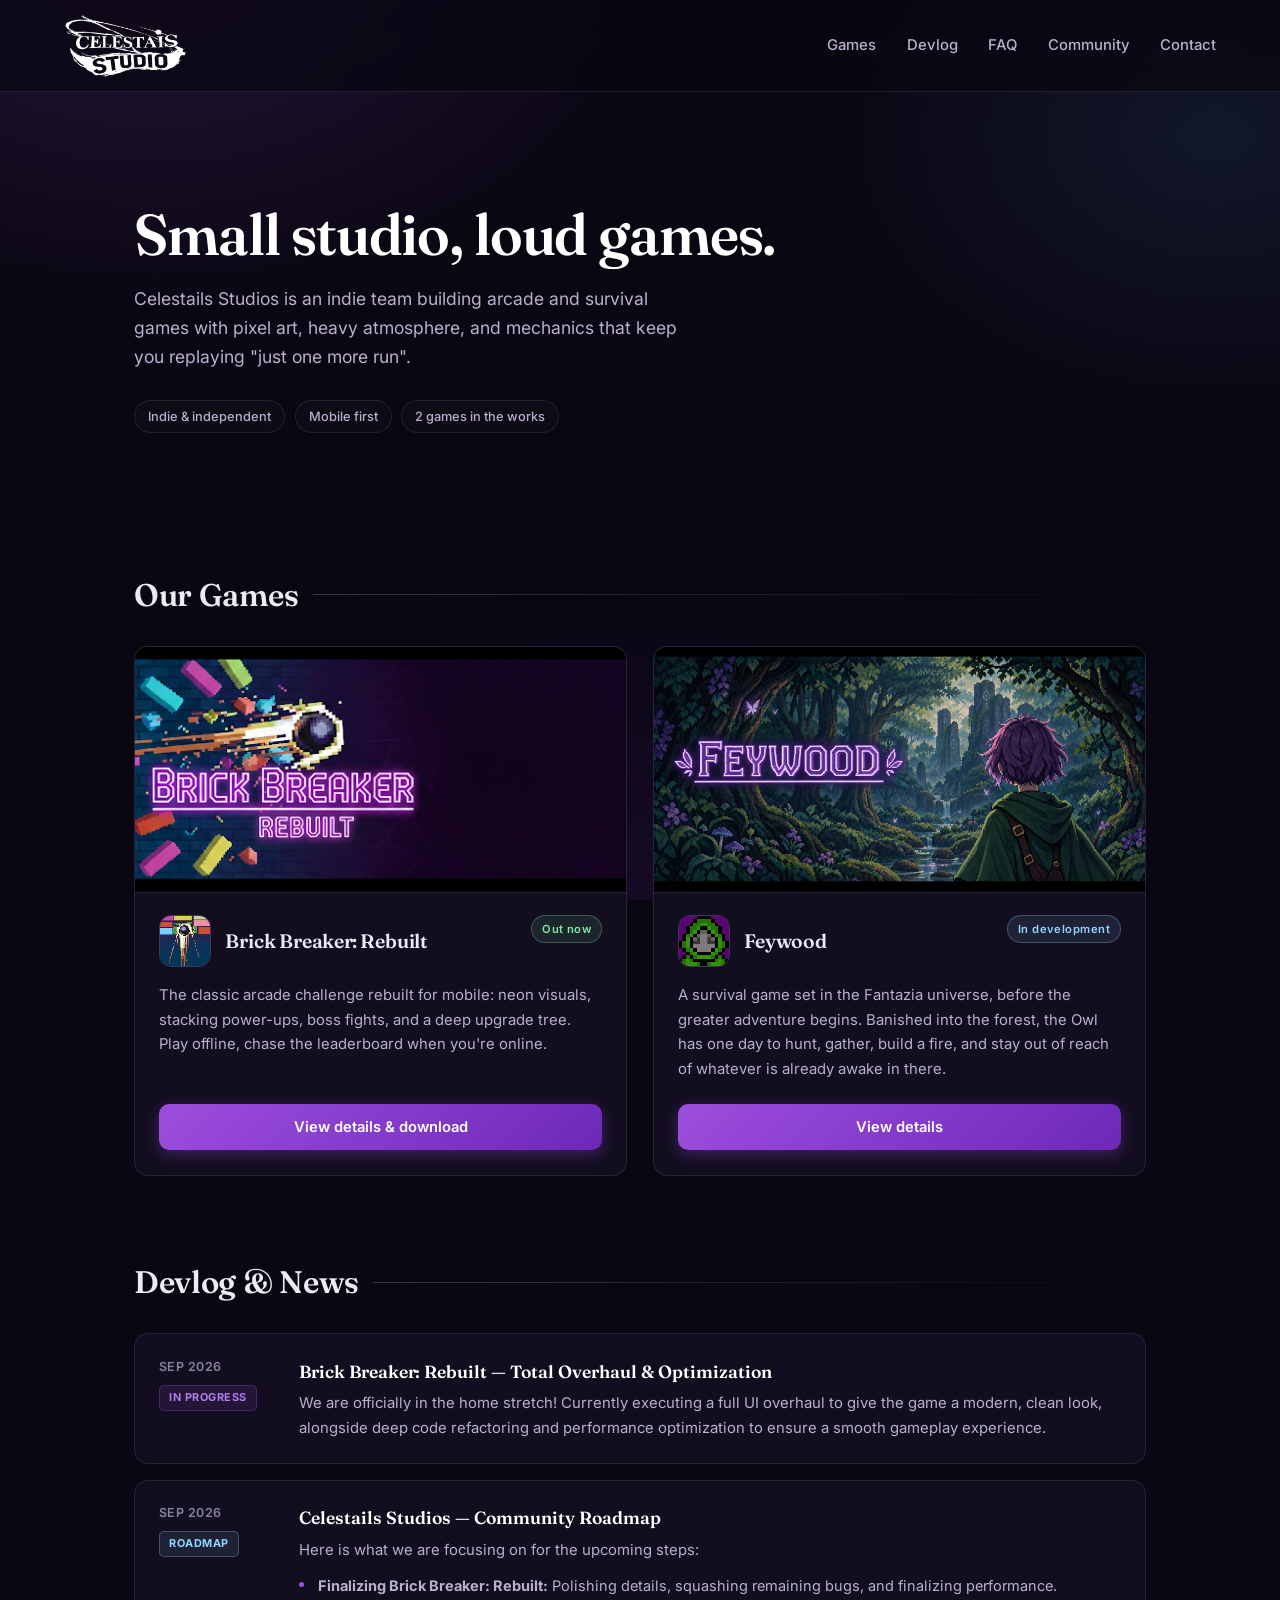
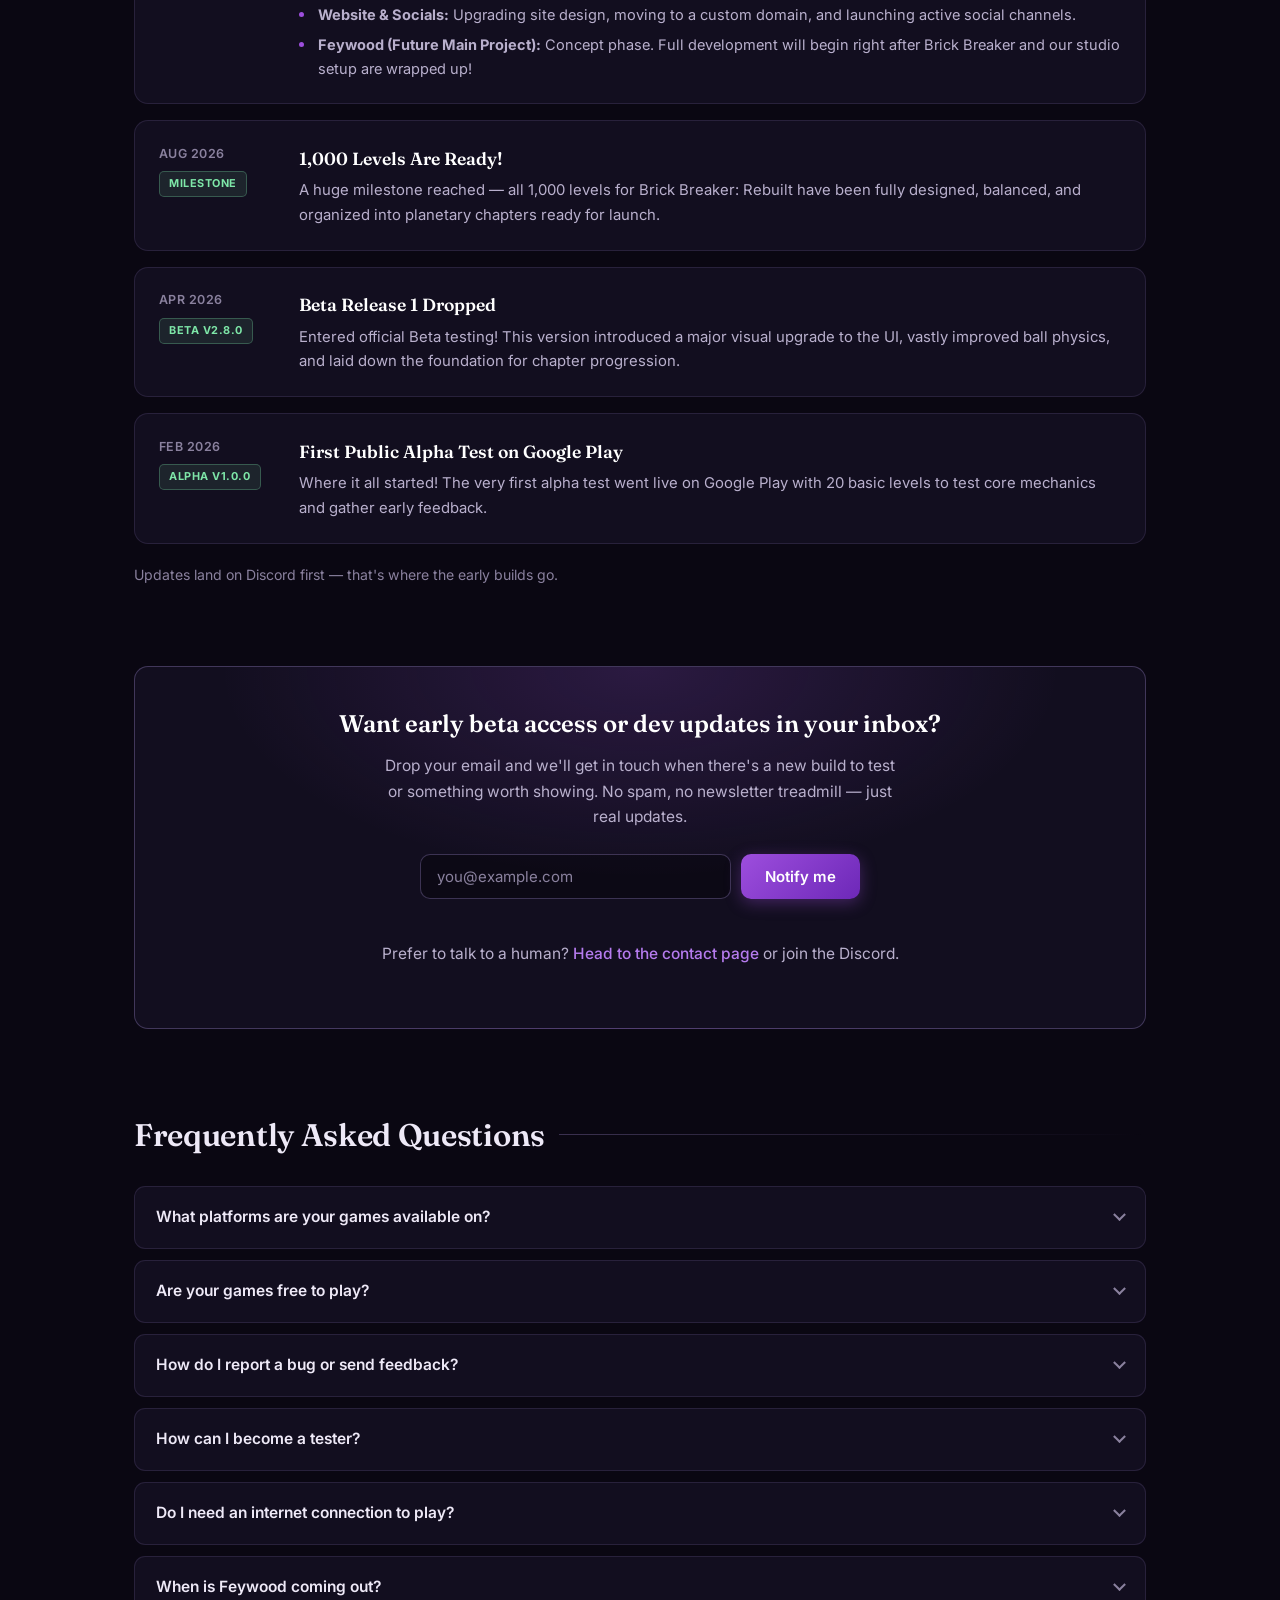
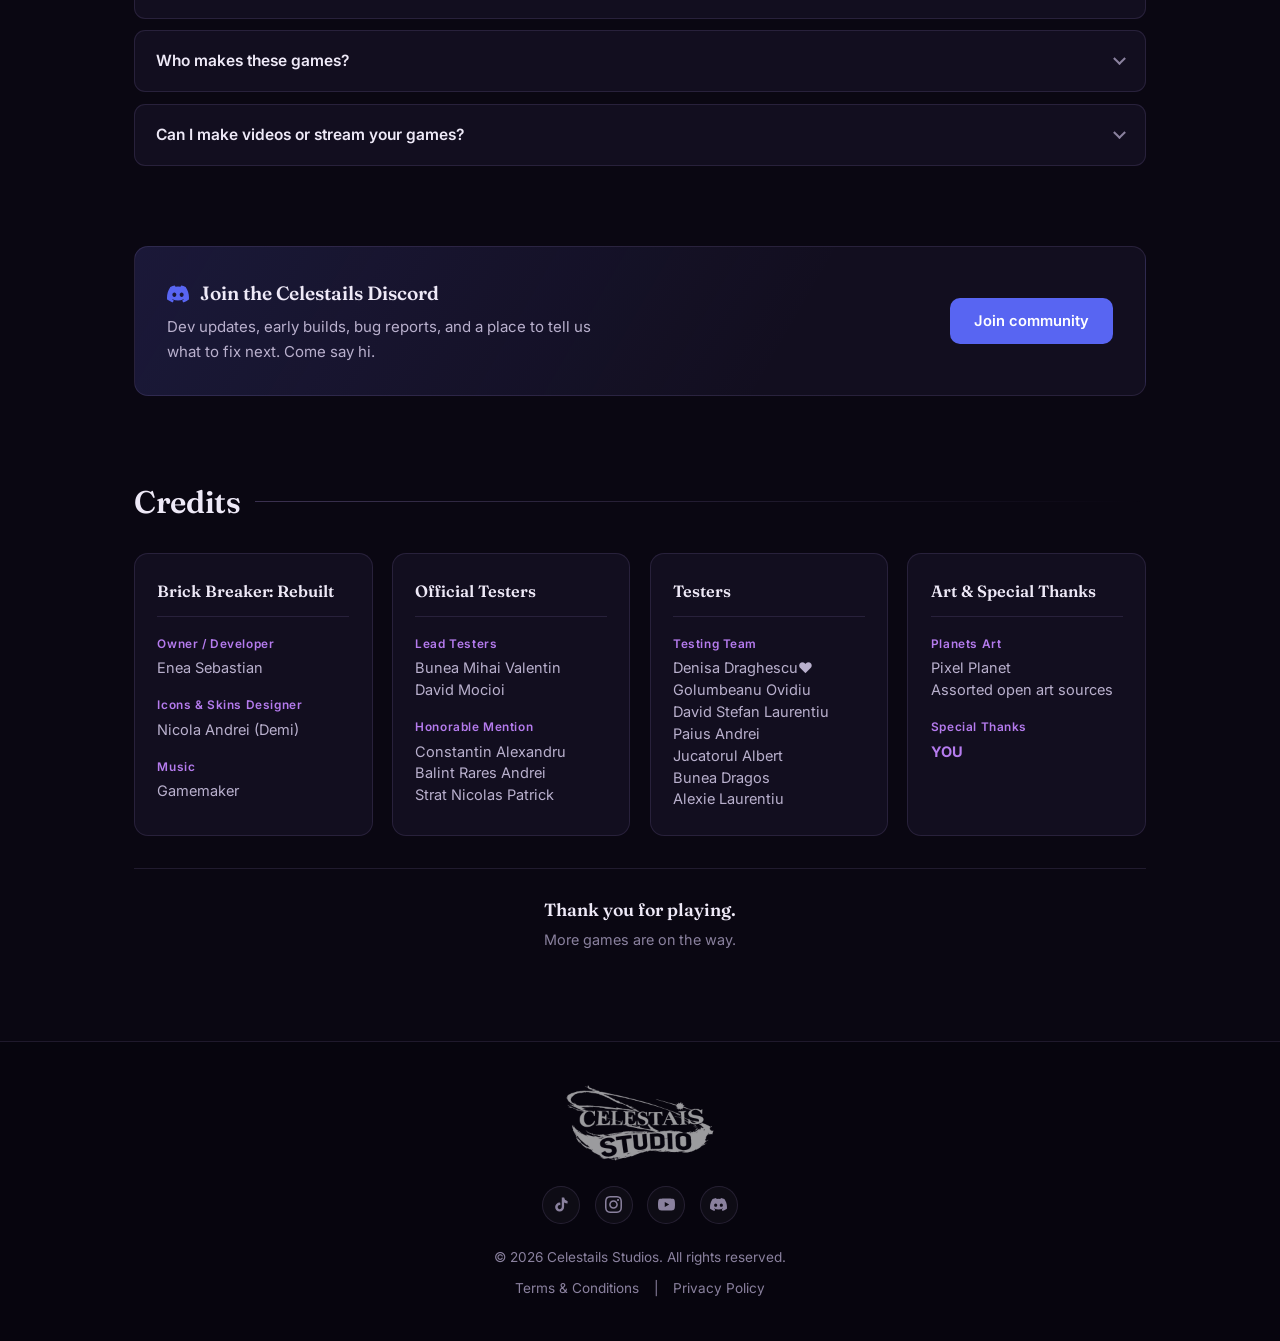
<file: index.html>
<!DOCTYPE html>
<html lang="en">
<head>
    <meta charset="UTF-8">
    <meta name="viewport" content="width=device-width, initial-scale=1.0">
    <title>Celestails Studios — Indie Games</title>
    <meta name="description" content="Celestails Studios is an indie game studio making arcade and survival games for mobile, including Brick Breaker: Rebuilt and Feywood.">
    <link rel="icon" href="assets/BrickBreakerIcon.png">
    <link rel="stylesheet" href="style.css">
</head>
<body>

    <header>
        <a href="index.html" class="logo-container">
            <img src="assets/celestails-wordmark.png" alt="Celestails Studios" class="logo-img" width="900" height="468">
        </a>
        <nav>
            <a href="index.html#games">Games</a>
            <a href="index.html#devlog">Devlog</a>
            <a href="index.html#faq">FAQ</a>
            <a href="index.html#discord">Community</a>
            <a href="contact.html">Contact</a>
        </nav>
    </header>

    <div class="container">

        <section class="hero">
            <h1>Small studio, loud games.</h1>
            <p>Celestails Studios is an indie team building arcade and survival games with pixel art, heavy atmosphere, and mechanics that keep you replaying "just one more run".</p>
            <div class="hero-meta">
                <span class="chip">Indie &amp; independent</span>
                <span class="chip">Mobile first</span>
                <span class="chip">2 games in the works</span>
            </div>
        </section>

        <section id="games">
            <h2 class="section-title">Our Games</h2>

            <div class="games-grid">

                <div class="game-card">
                    <img src="assets/BrickBreakerBanner.png" alt="Brick Breaker: Rebuilt key art" class="game-banner">
                    <div class="game-content">
                        <div class="game-header-flex">
                            <img src="assets/BrickBreakerIcon.png" alt="" class="game-icon">
                            <h3 class="game-title">Brick Breaker: Rebuilt</h3>
                            <span class="badge-soon" style="color:#7ee7a8;background:rgba(126,231,168,.1);border-color:rgba(126,231,168,.28)">Out now</span>
                        </div>
                        <div class="game-description">
                            <p>The classic arcade challenge rebuilt for mobile: neon visuals, stacking power-ups, boss fights, and a deep upgrade tree. Play offline, chase the leaderboard when you're online.</p>
                        </div>
                        <a href="game.html" class="btn-action">View details &amp; download</a>
                    </div>
                </div>

                <div class="game-card">
                    <img src="assets/FeywoodBanner.jpeg" alt="Feywood key art" class="game-banner">
                    <div class="game-content">
                        <div class="game-header-flex">
                            <img src="assets/FeywoodIcon.jpeg" alt="" class="game-icon">
                            <h3 class="game-title">Feywood</h3>
                            <span class="badge-soon">In development</span>
                        </div>
                        <div class="game-description">
                            <p>A survival game set in the Fantazia universe, before the greater adventure begins. Banished into the forest, the Owl has one day to hunt, gather, build a fire, and stay out of reach of whatever is already awake in there.</p>
                        </div>
                        <a href="feywood.html" class="btn-action">View details</a>
                    </div>
                </div>

            </div>
        </section>


<section id="devlog">
            <h2 class="section-title">Devlog &amp; News</h2>

            <div class="devlog-list">

                <!-- SEP 2026 - CURRENT IN PROGRESS -->
                <article class="devlog-entry">
                    <div class="devlog-meta">
                        <span class="devlog-date">SEP 2026</span>
                        <span class="devlog-tag tag-dev">In progress</span>
                    </div>
                    <div class="devlog-body">
                        <h3>Brick Breaker: Rebuilt — Total Overhaul &amp; Optimization</h3>
                        <p>We are officially in the home stretch! Currently executing a full UI overhaul to give the game a modern, clean look, alongside deep code refactoring and performance optimization to ensure a smooth gameplay experience.</p>
                    </div>
                </article>

                <!-- SEP 2026 - COMMUNITY ROADMAP -->
                <article class="devlog-entry">
                    <div class="devlog-meta">
                        <span class="devlog-date">SEP 2026</span>
                        <span class="devlog-tag tag-news">Roadmap</span>
                    </div>
                    <div class="devlog-body">
                        <h3>Celestails Studios — Community Roadmap</h3>
                        <p>Here is what we are focusing on for the upcoming steps:</p>
                        <ul>
                            <li><strong>Finalizing Brick Breaker: Rebuilt:</strong> Polishing details, squashing remaining bugs, and finalizing performance.</li>
                            <li><strong>Website &amp; Socials:</strong> Upgrading site design, moving to a custom domain, and launching active social channels.</li>
                            <li><strong>Feywood (Future Main Project):</strong> Concept phase. Full development will begin right after Brick Breaker and our studio setup are wrapped up!</li>
                        </ul>
                    </div>
                </article>

                <!-- AUG 2026 - MILESTONE -->
                <article class="devlog-entry">
                    <div class="devlog-meta">
                        <span class="devlog-date">AUG 2026</span>
                        <span class="devlog-tag tag-update">Milestone</span>
                    </div>
                    <div class="devlog-body">
                        <h3>1,000 Levels Are Ready!</h3>
                        <p>A huge milestone reached — all 1,000 levels for Brick Breaker: Rebuilt have been fully designed, balanced, and organized into planetary chapters ready for launch.</p>
                    </div>
                </article>

                <!-- APR 2026 - BETA RELEASE 1 -->
                <article class="devlog-entry">
                    <div class="devlog-meta">
                        <span class="devlog-date">APR 2026</span>
                        <span class="devlog-tag tag-update">Beta v2.8.0</span>
                    </div>
                    <div class="devlog-body">
                        <h3>Beta Release 1 Dropped</h3>
                        <p>Entered official Beta testing! This version introduced a major visual upgrade to the UI, vastly improved ball physics, and laid down the foundation for chapter progression.</p>
                    </div>
                </article>

                <!-- FEB 2026 - FIRST ALPHA -->
                <article class="devlog-entry">
                    <div class="devlog-meta">
                        <span class="devlog-date">FEB 2026</span>
                        <span class="devlog-tag tag-update">Alpha v1.0.0</span>
                    </div>
                    <div class="devlog-body">
                        <h3>First Public Alpha Test on Google Play</h3>
                        <p>Where it all started! The very first alpha test went live on Google Play with 20 basic levels to test core mechanics and gather early feedback.</p>
                    </div>
                </article>

            </div>

            <p style="color:var(--text-dim);font-size:.88rem;margin-top:1.2rem">Updates land on Discord first &mdash; that's where the early builds go.</p>
        </section>

        <section id="updates">
            <div class="signup-box">
                <h3>Want early beta access or dev updates in your inbox?</h3>
                <p>Drop your email and we'll get in touch when there's a new build to test or something worth showing. No spam, no newsletter treadmill &mdash; just real updates.</p>

                <form class="signup-form" id="signupForm">
                    <label for="signupEmail" class="sr-only" style="position:absolute;width:1px;height:1px;overflow:hidden;clip:rect(0 0 0 0)">Your email address</label>
                    <input type="email" id="signupEmail" name="email" placeholder="you@example.com" required>
                    <button type="submit">Notify me</button>
                </form>

                <p class="signup-status" id="signupStatus" role="status"></p>
                <p class="signup-note">Prefer to talk to a human? <a href="contact.html" style="color:var(--violet-bright);text-decoration:none;font-weight:500">Head to the contact page</a> or join the Discord.</p>
            </div>
        </section>

        <section id="faq">
            <h2 class="section-title">Frequently Asked Questions</h2>

            <div class="faq-list">

                <details class="faq-item">
                    <summary>What platforms are your games available on?</summary>
                    <div class="faq-answer">
                        <p>Brick Breaker: Rebuilt is available on <strong>Android</strong> via Google Play. Feywood is still in development, with platforms to be confirmed closer to release. A PC version is something we'd like to do, but nothing is promised yet.</p>
                    </div>
                </details>

                <details class="faq-item">
                    <summary>Are your games free to play?</summary>
                    <div class="faq-answer">
                        <p>Yes. Brick Breaker: Rebuilt is free to download and play, and the full game is playable without spending anything. Progression is earned through normal play.</p>
                    </div>
                </details>

                <details class="faq-item">
                    <summary>How do I report a bug or send feedback?</summary>
                    <div class="faq-answer">
                        <p>Either post it in our <a href="https://discord.gg/8gHms44fTD" target="_blank" rel="noopener noreferrer">Discord</a> or email <a href="mailto:celestails.studios@gmail.com">celestails.studios@gmail.com</a>. Discord is usually faster.</p>
                        <p>Including your phone model, Android version, and what you were doing when it broke makes a real difference to how quickly it gets fixed.</p>
                    </div>
                </details>

                <details class="faq-item">
                    <summary>How can I become a tester?</summary>
                    <div class="faq-answer">
                        <p>We run small closed tests before each release, and we're usually looking for people. You don't need any technical background &mdash; honest feedback is the whole job. Testers get early builds and a credit on this site.</p>
                        <p>Apply on the <a href="contact.html">contact page</a> or ask in Discord.</p>
                    </div>
                </details>

                <details class="faq-item">
                    <summary>Do I need an internet connection to play?</summary>
                    <div class="faq-answer">
                        <p>No. Brick Breaker: Rebuilt plays fully offline. A connection is only needed to sync leaderboard scores, which happens automatically next time you're online.</p>
                    </div>
                </details>

                <details class="faq-item">
                    <summary>When is Feywood coming out?</summary>
                    <div class="faq-answer">
                        <p>There's no release date yet &mdash; it's still in active development and we'd rather ship it right than ship it fast. Screenshots, progress updates, and early test builds go to Discord first.</p>
                    </div>
                </details>

                <details class="faq-item">
                    <summary>Who makes these games?</summary>
                    <div class="faq-answer">
                        <p>Celestails Studios is a small independent team. Brick Breaker: Rebuilt was developed by Enea Sebastian, with art by Nicola Andrei and a testing crew credited at the bottom of this page.</p>
                    </div>
                </details>

                <details class="faq-item">
                    <summary>Can I make videos or stream your games?</summary>
                    <div class="faq-answer">
                        <p>Absolutely, and we'd love to see it. No permission needed &mdash; monetise it however you like. Send us a link and we may share it on our socials.</p>
                    </div>
                </details>

            </div>
        </section>

        <section id="discord">
            <div class="discord-section">
                <div class="discord-info">
                    <h3>
                        <svg width="22" height="22" viewBox="0 0 24 24" fill="#5865F2" aria-hidden="true"><path d="M20.317 4.37a19.791 19.791 0 0 0-4.885-1.515.074.074 0 0 0-.079.037c-.21.375-.444.864-.608 1.25a18.27 18.27 0 0 0-5.487 0 12.64 12.64 0 0 0-.617-1.25.077.077 0 0 0-.079-.037A19.736 19.736 0 0 0 3.677 4.37a.07.07 0 0 0-.032.027C.533 9.046-.32 13.58.099 18.057a.082.082 0 0 0 .031.057 19.9 19.9 0 0 0 5.993 3.03.078.078 0 0 0 .084-.028c.462-.63.874-1.295 1.226-1.994.021-.041.001-.09-.041-.106a13.107 13.107 0 0 1-1.872-.892.077.077 0 0 1-.008-.128 10.2 10.2 0 0 0 .372-.292.074.074 0 0 1 .077-.01c3.928 1.793 8.18 1.793 12.061 0a.074.074 0 0 1 .078.01c.12.098.246.198.373.292a.077.077 0 0 1-.006.127 12.299 12.299 0 0 1-1.873.892.077.077 0 0 0-.041.107c.36.698.772 1.362 1.225 1.993a.076.076 0 0 0 .084.028 19.839 19.839 0 0 0 6.002-3.03.077.077 0 0 0 .032-.054c.5-5.177-.838-9.674-3.549-13.66a.061.061 0 0 0-.031-.028zM8.02 15.33c-1.183 0-2.157-1.085-2.157-2.419 0-1.333.956-2.419 2.157-2.419 1.21 0 2.176 1.096 2.157 2.42 0 1.333-.956 2.418-2.157 2.418zm7.975 0c-1.183 0-2.157-1.085-2.157-2.419 0-1.333.955-2.419 2.157-2.419 1.21 0 2.176 1.096 2.157 2.42 0 1.333-.946 2.418-2.157 2.418z"/></svg>
                        Join the Celestails Discord
                    </h3>
                    <p>Dev updates, early builds, bug reports, and a place to tell us what to fix next. Come say hi.</p>
                </div>
                <a href="https://discord.gg/8gHms44fTD" target="_blank" rel="noopener noreferrer" class="btn-discord">Join community</a>
            </div>
        </section>

        <section id="credits">
            <h2 class="section-title">Credits</h2>

            <div class="credits-grid">

                <div class="credit-card">
                    <h4>Brick Breaker: Rebuilt</h4>
                    <div class="credit-group">
                        <div class="credit-role">Owner / Developer</div>
                        <div class="credit-name">Enea Sebastian</div>
                    </div>
                    <div class="credit-group">
                        <div class="credit-role">Icons &amp; Skins Designer</div>
                        <div class="credit-name">Nicola Andrei (Demi)</div>
                    </div>
                    <div class="credit-group">
                        <div class="credit-role">Music</div>
                        <div class="credit-name">Gamemaker</div>
                    </div>
                </div>

                <div class="credit-card">
                    <h4>Official Testers</h4>
                    <div class="credit-group">
                        <div class="credit-role">Lead Testers</div>
                        <div class="credit-name">Bunea Mihai Valentin</div>
                        <div class="credit-name">David Mocioi</div>
                    </div>
                    <div class="credit-group">
                        <div class="credit-role">Honorable Mention</div>
                        <div class="credit-name">Constantin Alexandru</div>
                        <div class="credit-name">Balint Rares Andrei</div>
                        <div class="credit-name">Strat Nicolas Patrick</div>
                    </div>
                </div>

                <div class="credit-card">
                    <h4>Testers</h4>
                    <div class="credit-group">
                        <div class="credit-role">Testing Team</div>
                        <div class="credit-name">Denisa Draghescu❤</div>
                        <div class="credit-name">Golumbeanu Ovidiu</div>
                        <div class="credit-name">David Stefan Laurentiu</div>
                        <div class="credit-name">Paius Andrei</div>
                        <div class="credit-name">Jucatorul Albert</div>
                        <div class="credit-name">Bunea Dragos</div>
                        <div class="credit-name">Alexie Laurentiu</div>
                    </div>
                </div>

                <div class="credit-card">
                    <h4>Art &amp; Special Thanks</h4>
                    <div class="credit-group">
                        <div class="credit-role">Planets Art</div>
                        <div class="credit-name">Pixel Planet</div>
                        <div class="credit-name">Assorted open art sources</div>
                    </div>
                    <div class="credit-group">
                        <div class="credit-role">Special Thanks</div>
                        <div class="credit-name" style="color:var(--violet-bright);font-weight:700">YOU</div>
                    </div>
                </div>

            </div>

            <div class="credits-footer-note">
                <h5>Thank you for playing.</h5>
                <p>More games are on the way.</p>
            </div>
        </section>

    </div>

    <footer>
        <img src="assets/celestails-wordmark.png" alt="" class="footer-mark" onerror="this.style.display='none'">
        <div class="social-links">
            <a href="https://www.tiktok.com/@celestails.studios" target="_blank" rel="noopener noreferrer" class="social-icon" title="TikTok" aria-label="TikTok">
                <svg viewBox="0 0 24 24" aria-hidden="true"><path d="M19.59 6.69a4.83 4.83 0 0 1-3.77-4.25V2h-3.45v13.67a2.89 2.89 0 0 1-5.2 1.74 2.89 2.89 0 0 1 2.31-4.64 2.93 2.93 0 0 1 .88.13V9.4a6.84 6.84 0 0 0-1-.05A6.33 6.33 0 0 0 3 15.68 6.34 6.34 0 0 0 9.33 22 6.33 6.33 0 0 0 15.67 15.68V9a8.16 8.16 0 0 0 4.92 1.62V7.17a4.85 4.85 0 0 1-1-.48z"/></svg>
            </a>
            <a href="https://www.instagram.com/celestails_studios" target="_blank" rel="noopener noreferrer" class="social-icon" title="Instagram" aria-label="Instagram">
                <svg viewBox="0 0 24 24" aria-hidden="true"><path d="M12 2.163c3.204 0 3.584.012 4.85.07 3.252.148 4.771 1.691 4.919 4.919.058 1.265.069 1.645.069 4.849 0 3.205-.012 3.584-.069 4.849-.149 3.225-1.664 4.771-4.919 4.919-1.266.058-1.644.07-4.85.07-3.204 0-3.584-.012-4.849-.07-3.26-.149-4.771-1.699-4.919-4.92-.058-1.265-.07-1.644-.07-4.849 0-3.204.013-3.583.07-4.849.149-3.227 1.664-4.771 4.919-4.919 1.266-.057 1.645-.069 4.849-.069zm0-2.163c-3.259 0-3.667.014-4.947.072-4.358.2-6.78 2.618-6.98 6.98-.059 1.281-.073 1.689-.073 4.948 0 3.259.014 3.668.072 4.948.2 4.358 2.618 6.78 6.98 6.98 1.281.058 1.689.072 4.948.072 3.259 0 3.668-.014 4.948-.072 4.354-.2 6.782-2.618 6.979-6.98.059-1.28.073-1.689.073-4.948 0-3.259-.014-3.667-.072-4.947-.196-4.354-2.617-6.78-6.979-6.98-1.281-.059-1.69-.073-4.949-.073zm0 5.838c-3.403 0-6.162 2.759-6.162 6.162s2.759 6.163 6.162 6.163 6.162-2.759 6.162-6.163c0-3.403-2.759-6.162-6.162-6.162zm0 10.162c-2.209 0-4-1.79-4-4 0-2.209 1.791-4 4-4s4 1.791 4 4c0 2.21-1.791 4-4 4zm6.406-11.845c-.796 0-1.441.645-1.441 1.44s.645 1.44 1.441 1.44c.795 0 1.439-.645 1.439-1.44s-.644-1.44-1.439-1.44z"/></svg>
            </a>
            <a href="https://www.youtube.com/@CelestailsStudios" target="_blank" rel="noopener noreferrer" class="social-icon" title="YouTube" aria-label="YouTube">
                <svg viewBox="0 0 24 24" aria-hidden="true"><path d="M23.498 6.186a3.016 3.016 0 0 0-2.122-2.136C19.505 3.545 12 3.545 12 3.545s-7.505 0-9.377.505A3.017 3.017 0 0 0 .502 6.186C0 8.07 0 12 0 12s0 3.93.502 5.814a3.016 3.016 0 0 0 2.122 2.136c1.871.505 9.376.505 9.376.505s7.505 0 9.377-.505a3.015 3.015 0 0 0 2.122-2.136C24 15.93 24 12 24 12s0-3.93-.502-5.814zM9.545 15.568V8.432L15.818 12l-6.273 3.568z"/></svg>
            </a>
            <a href="https://discord.gg/8gHms44fTD" target="_blank" rel="noopener noreferrer" class="social-icon" title="Discord" aria-label="Discord">
                <svg viewBox="0 0 24 24" aria-hidden="true"><path d="M20.317 4.37a19.791 19.791 0 0 0-4.885-1.515.074.074 0 0 0-.079.037c-.21.375-.444.864-.608 1.25a18.27 18.27 0 0 0-5.487 0 12.64 12.64 0 0 0-.617-1.25.077.077 0 0 0-.079-.037A19.736 19.736 0 0 0 3.677 4.37a.07.07 0 0 0-.032.027C.533 9.046-.32 13.58.099 18.057a.082.082 0 0 0 .031.057 19.9 19.9 0 0 0 5.993 3.03.078.078 0 0 0 .084-.028c.462-.63.874-1.295 1.226-1.994.021-.041.001-.09-.041-.106a13.107 13.107 0 0 1-1.872-.892.077.077 0 0 1-.008-.128 10.2 10.2 0 0 0 .372-.292.074.074 0 0 1 .077-.01c3.928 1.793 8.18 1.793 12.061 0a.074.074 0 0 1 .078.01c.12.098.246.198.373.292a.077.077 0 0 1-.006.127 12.299 12.299 0 0 1-1.873.892.077.077 0 0 0-.041.107c.36.698.772 1.362 1.225 1.993a.076.076 0 0 0 .084.028 19.839 19.839 0 0 0 6.002-3.03.077.077 0 0 0 .032-.054c.5-5.177-.838-9.674-3.549-13.66a.061.061 0 0 0-.031-.028zM8.02 15.33c-1.183 0-2.157-1.085-2.157-2.419 0-1.333.956-2.419 2.157-2.419 1.21 0 2.176 1.096 2.157 2.42 0 1.333-.956 2.418-2.157 2.418zm7.975 0c-1.183 0-2.157-1.085-2.157-2.419 0-1.333.955-2.419 2.157-2.419 1.21 0 2.176 1.096 2.157 2.42 0 1.333-.946 2.418-2.157 2.418z"/></svg>
            </a>
        </div>
        <p class="copyright">&copy; 2026 Celestails Studios. All rights reserved.</p>
        <div class="legal-links">
            <a href="terms.html">Terms &amp; Conditions</a>
            <span>|</span>
            <a href="privacy.html">Privacy Policy</a>
        </div>
    </footer>



    <script>
        // No backend on a static host, so the signup hands off to the user's
        // mail client. Swap this for a form endpoint (Formspree, Buttondown,
        // Mailchimp) by pointing the form's action at it and deleting this block.
        (function () {
            var form = document.getElementById('signupForm');
            var status = document.getElementById('signupStatus');
            if (!form) return;
            form.addEventListener('submit', function (e) {
                e.preventDefault();
                var email = document.getElementById('signupEmail').value.trim();
                if (!email) return;
                var subject = encodeURIComponent('Dev updates signup - Celestails Studios');
                var body = encodeURIComponent(
                    'Please add me to the Celestails dev updates list.\n\nEmail: ' + email + '\n'
                );
                window.location.href = 'mailto:celestails.studios@gmail.com?subject=' + subject + '&body=' + body;
                status.textContent = 'Opening your email app to confirm...';
                form.reset();
            });
        })();
    </script>

</body>
</html>
</file>
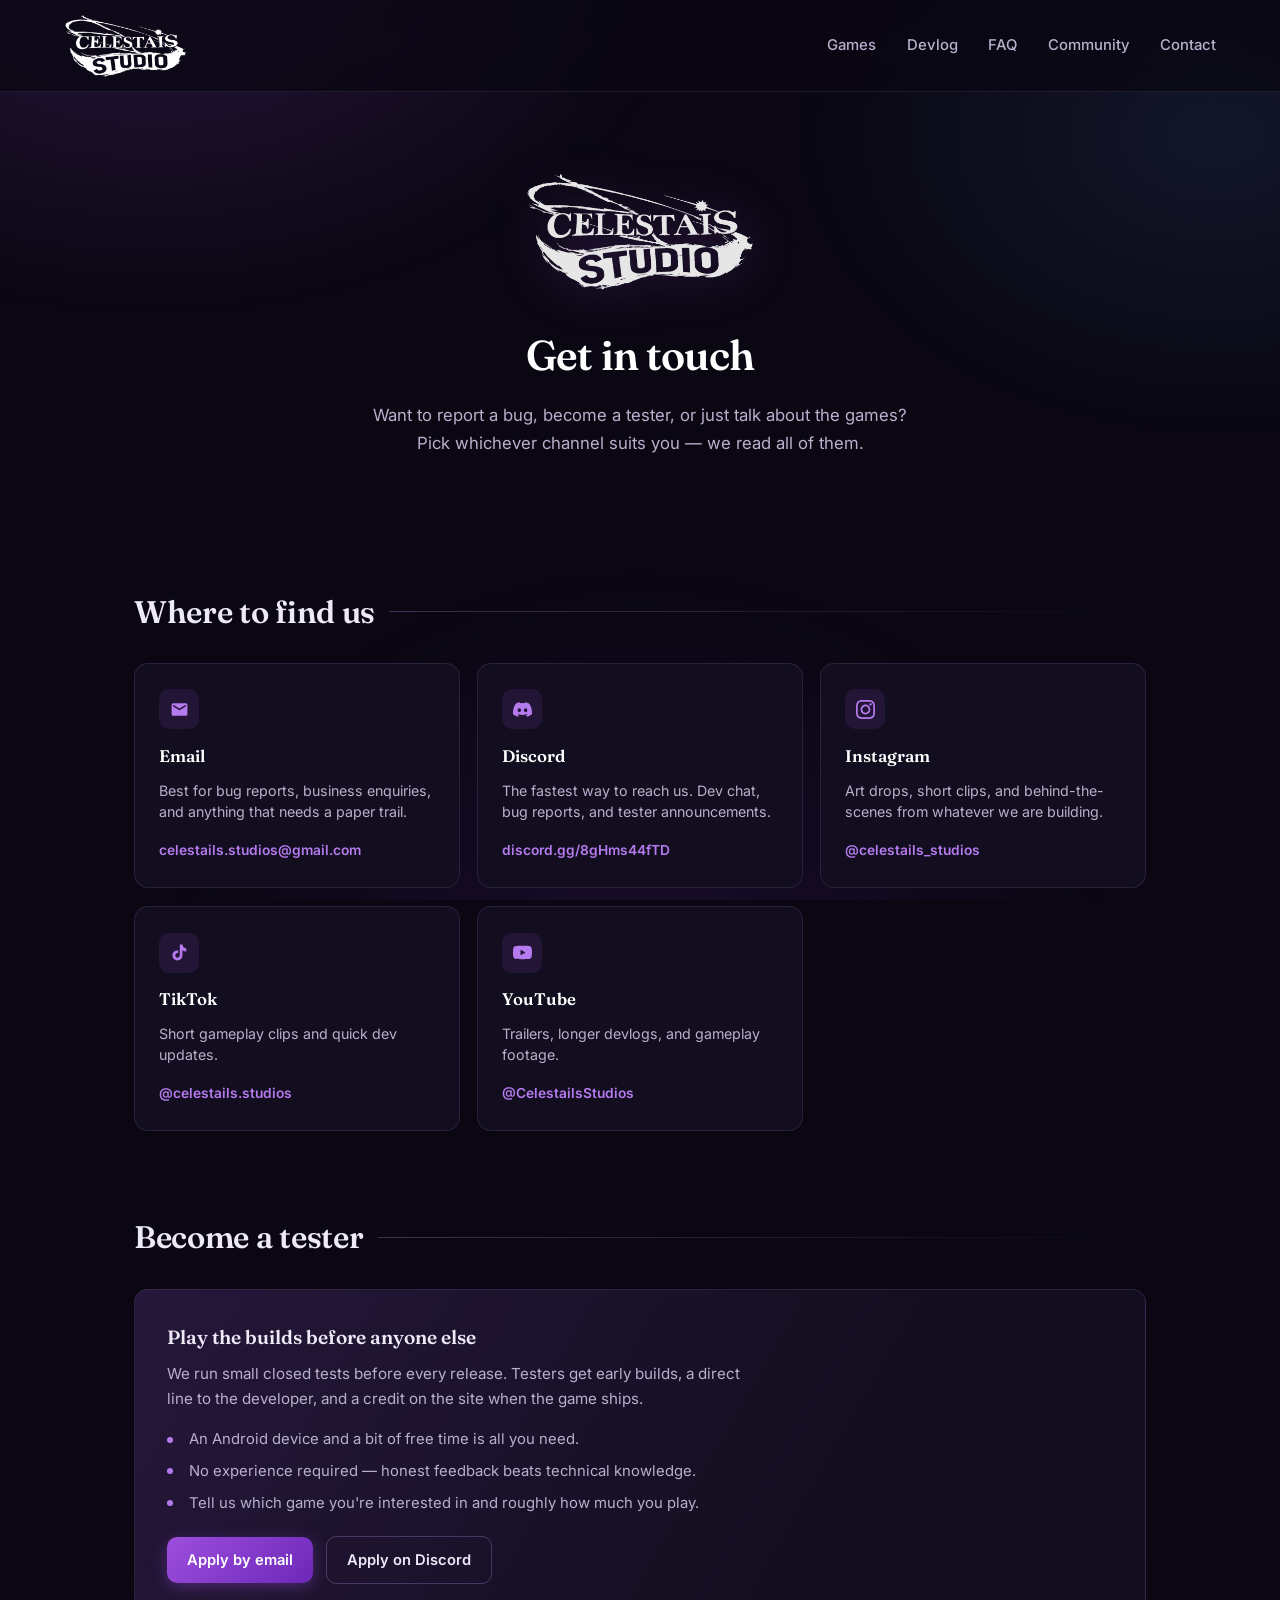
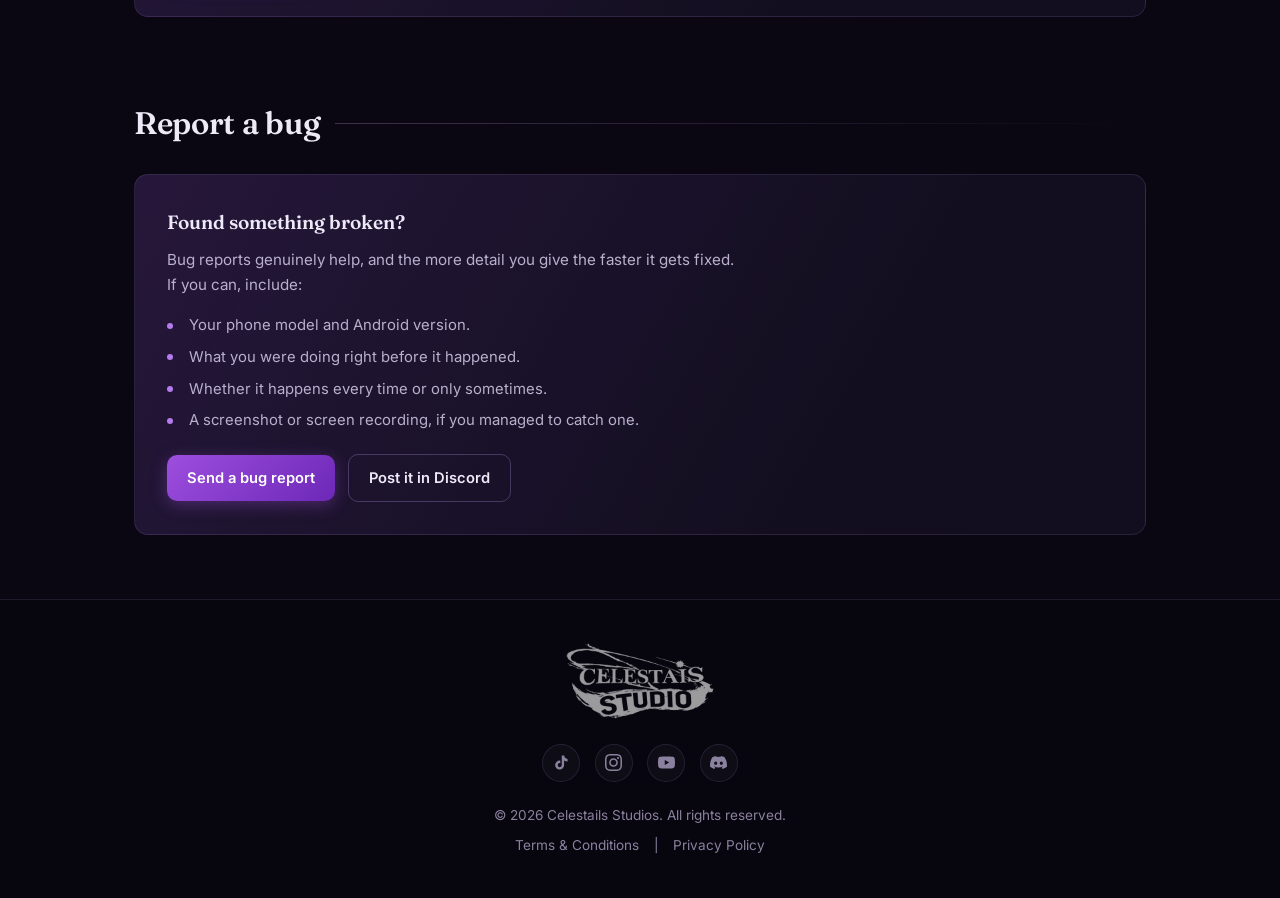
<file: contact.html>
<!DOCTYPE html>
<html lang="en">
<head>
    <meta charset="UTF-8">
    <meta name="viewport" content="width=device-width, initial-scale=1.0">
    <title>Contact | Celestails Studios</title>
    <meta name="description" content="Get in touch with Celestails Studios — report a bug, apply to become a tester, or follow the studio on Discord, Instagram, TikTok and YouTube.">
    <link rel="icon" href="assets/BrickBreakerIcon.png">
    <link rel="stylesheet" href="style.css">
</head>
<body>

    <header>
        <a href="index.html" class="logo-container">
            <img src="assets/celestails-wordmark.png" alt="Celestails Studios" class="logo-img" width="900" height="468">
        </a>
        <nav>
            <a href="index.html#games">Games</a>
            <a href="index.html#devlog">Devlog</a>
            <a href="index.html#faq">FAQ</a>
            <a href="index.html#discord">Community</a>
            <a href="contact.html">Contact</a>
        </nav>
    </header>

    <div class="container">

        <section class="contact-hero">
            <img src="assets/celestails-wordmark.png" alt="Celestails Studios" class="contact-mark">
            <h1>Get in touch</h1>
            <p>Want to report a bug, become a tester, or just talk about the games? Pick whichever channel suits you &mdash; we read all of them.</p>
        </section>

        <section>
            <h2 class="section-title">Where to find us</h2>
            <div class="contact-grid">
                <a href="mailto:celestails.studios@gmail.com" target="_blank" rel="noopener noreferrer" class="contact-card">
                    <span class="contact-card-icon"><svg viewBox="0 0 24 24" aria-hidden="true"><path d="M20 4H4a2 2 0 0 0-2 2v12a2 2 0 0 0 2 2h16a2 2 0 0 0 2-2V6a2 2 0 0 0-2-2zm0 4.24-8 4.76-8-4.76V6l8 4.76L20 6z"/></svg></span>
                    <h3>Email</h3>
                    <p>Best for bug reports, business enquiries, and anything that needs a paper trail.</p>
                    <span class="contact-card-handle">celestails.studios@gmail.com</span>
                </a>
                <a href="https://discord.gg/8gHms44fTD" target="_blank" rel="noopener noreferrer" class="contact-card">
                    <span class="contact-card-icon"><svg viewBox="0 0 24 24" aria-hidden="true"><path d="M20.317 4.37a19.791 19.791 0 0 0-4.885-1.515.074.074 0 0 0-.079.037c-.21.375-.444.864-.608 1.25a18.27 18.27 0 0 0-5.487 0 12.64 12.64 0 0 0-.617-1.25.077.077 0 0 0-.079-.037A19.736 19.736 0 0 0 3.677 4.37a.07.07 0 0 0-.032.027C.533 9.046-.32 13.58.099 18.057a.082.082 0 0 0 .031.057 19.9 19.9 0 0 0 5.993 3.03.078.078 0 0 0 .084-.028c.462-.63.874-1.295 1.226-1.994.021-.041.001-.09-.041-.106a13.107 13.107 0 0 1-1.872-.892.077.077 0 0 1-.008-.128 10.2 10.2 0 0 0 .372-.292.074.074 0 0 1 .077-.01c3.928 1.793 8.18 1.793 12.061 0a.074.074 0 0 1 .078.01c.12.098.246.198.373.292a.077.077 0 0 1-.006.127 12.299 12.299 0 0 1-1.873.892.077.077 0 0 0-.041.107c.36.698.772 1.362 1.225 1.993a.076.076 0 0 0 .084.028 19.839 19.839 0 0 0 6.002-3.03.077.077 0 0 0 .032-.054c.5-5.177-.838-9.674-3.549-13.66a.061.061 0 0 0-.031-.028zM8.02 15.33c-1.183 0-2.157-1.085-2.157-2.419 0-1.333.956-2.419 2.157-2.419 1.21 0 2.176 1.096 2.157 2.42 0 1.333-.956 2.418-2.157 2.418zm7.975 0c-1.183 0-2.157-1.085-2.157-2.419 0-1.333.955-2.419 2.157-2.419 1.21 0 2.176 1.096 2.157 2.42 0 1.333-.946 2.418-2.157 2.418z"/></svg></span>
                    <h3>Discord</h3>
                    <p>The fastest way to reach us. Dev chat, bug reports, and tester announcements.</p>
                    <span class="contact-card-handle">discord.gg/8gHms44fTD</span>
                </a>
                <a href="https://www.instagram.com/celestails_studios" target="_blank" rel="noopener noreferrer" class="contact-card">
                    <span class="contact-card-icon"><svg viewBox="0 0 24 24" aria-hidden="true"><path d="M12 2.163c3.204 0 3.584.012 4.85.07 3.252.148 4.771 1.691 4.919 4.919.058 1.265.069 1.645.069 4.849 0 3.205-.012 3.584-.069 4.849-.149 3.225-1.664 4.771-4.919 4.919-1.266.058-1.644.07-4.85.07-3.204 0-3.584-.012-4.849-.07-3.26-.149-4.771-1.699-4.919-4.92-.058-1.265-.07-1.644-.07-4.849 0-3.204.013-3.583.07-4.849.149-3.227 1.664-4.771 4.919-4.919 1.266-.057 1.645-.069 4.849-.069zm0-2.163c-3.259 0-3.667.014-4.947.072-4.358.2-6.78 2.618-6.98 6.98-.059 1.281-.073 1.689-.073 4.948 0 3.259.014 3.668.072 4.948.2 4.358 2.618 6.78 6.98 6.98 1.281.058 1.689.072 4.948.072 3.259 0 3.668-.014 4.948-.072 4.354-.2 6.782-2.618 6.979-6.98.059-1.28.073-1.689.073-4.948 0-3.259-.014-3.667-.072-4.947-.196-4.354-2.617-6.78-6.979-6.98-1.281-.059-1.69-.073-4.949-.073zm0 5.838c-3.403 0-6.162 2.759-6.162 6.162s2.759 6.163 6.162 6.163 6.162-2.759 6.162-6.163c0-3.403-2.759-6.162-6.162-6.162zm0 10.162c-2.209 0-4-1.79-4-4 0-2.209 1.791-4 4-4s4 1.791 4 4c0 2.21-1.791 4-4 4zm6.406-11.845c-.796 0-1.441.645-1.441 1.44s.645 1.44 1.441 1.44c.795 0 1.439-.645 1.439-1.44s-.644-1.44-1.439-1.44z"/></svg></span>
                    <h3>Instagram</h3>
                    <p>Art drops, short clips, and behind-the-scenes from whatever we are building.</p>
                    <span class="contact-card-handle">@celestails_studios</span>
                </a>
                <a href="https://www.tiktok.com/@celestails.studios" target="_blank" rel="noopener noreferrer" class="contact-card">
                    <span class="contact-card-icon"><svg viewBox="0 0 24 24" aria-hidden="true"><path d="M19.59 6.69a4.83 4.83 0 0 1-3.77-4.25V2h-3.45v13.67a2.89 2.89 0 0 1-5.2 1.74 2.89 2.89 0 0 1 2.31-4.64 2.93 2.93 0 0 1 .88.13V9.4a6.84 6.84 0 0 0-1-.05A6.33 6.33 0 0 0 3 15.68 6.34 6.34 0 0 0 9.33 22 6.33 6.33 0 0 0 15.67 15.68V9a8.16 8.16 0 0 0 4.92 1.62V7.17a4.85 4.85 0 0 1-1-.48z"/></svg></span>
                    <h3>TikTok</h3>
                    <p>Short gameplay clips and quick dev updates.</p>
                    <span class="contact-card-handle">@celestails.studios</span>
                </a>
                <a href="https://www.youtube.com/@CelestailsStudios" target="_blank" rel="noopener noreferrer" class="contact-card">
                    <span class="contact-card-icon"><svg viewBox="0 0 24 24" aria-hidden="true"><path d="M23.498 6.186a3.016 3.016 0 0 0-2.122-2.136C19.505 3.545 12 3.545 12 3.545s-7.505 0-9.377.505A3.017 3.017 0 0 0 .502 6.186C0 8.07 0 12 0 12s0 3.93.502 5.814a3.016 3.016 0 0 0 2.122 2.136c1.871.505 9.376.505 9.376.505s7.505 0 9.377-.505a3.015 3.015 0 0 0 2.122-2.136C24 15.93 24 12 24 12s0-3.93-.502-5.814zM9.545 15.568V8.432L15.818 12l-6.273 3.568z"/></svg></span>
                    <h3>YouTube</h3>
                    <p>Trailers, longer devlogs, and gameplay footage.</p>
                    <span class="contact-card-handle">@CelestailsStudios</span>
                </a>
            </div>
        </section>

        <section>
            <h2 class="section-title">Become a tester</h2>
            <div class="contact-callout">
                <h3>Play the builds before anyone else</h3>
                <p>We run small closed tests before every release. Testers get early builds, a direct line to the developer, and a credit on the site when the game ships.</p>
                <ul>
                    <li>An Android device and a bit of free time is all you need.</li>
                    <li>No experience required &mdash; honest feedback beats technical knowledge.</li>
                    <li>Tell us which game you're interested in and roughly how much you play.</li>
                </ul>
                <div class="btn-row">
                    <a href="mailto:celestails.studios@gmail.com?subject=Tester%20application%20%E2%80%94%20Celestails%20Studios&amp;body=Hi%20Celestails%20team%2C%0A%0AI%27d%20like%20to%20apply%20as%20a%20tester.%0A%0AGame%20I%27m%20interested%20in%3A%20%0ADevice%20%28phone%20model%20%2B%20Android%20version%29%3A%20%0AHow%20much%20I%20play%20per%20week%3A%20%0ADiscord%20username%3A%20%0A%0AThanks%21" class="btn-action" style="margin-top:0">Apply by email</a>
                    <a href="https://discord.gg/8gHms44fTD" target="_blank" rel="noopener noreferrer" class="btn-ghost">Apply on Discord</a>
                </div>
            </div>
        </section>

        <section>
            <h2 class="section-title">Report a bug</h2>
            <div class="contact-callout">
                <h3>Found something broken?</h3>
                <p>Bug reports genuinely help, and the more detail you give the faster it gets fixed. If you can, include:</p>
                <ul>
                    <li>Your phone model and Android version.</li>
                    <li>What you were doing right before it happened.</li>
                    <li>Whether it happens every time or only sometimes.</li>
                    <li>A screenshot or screen recording, if you managed to catch one.</li>
                </ul>
                <div class="btn-row">
                    <a href="mailto:celestails.studios@gmail.com?subject=Bug%20report%20%E2%80%94%20Celestails%20Studios&amp;body=Game%3A%20%0ADevice%20%28phone%20model%20%2B%20Android%20version%29%3A%20%0A%0AWhat%20happened%3A%0A%0A%0AWhat%20I%20was%20doing%20before%20it%20happened%3A%0A%0A%0ADoes%20it%20happen%20every%20time%3F%20%0A" class="btn-action" style="margin-top:0">Send a bug report</a>
                    <a href="https://discord.gg/8gHms44fTD" target="_blank" rel="noopener noreferrer" class="btn-ghost">Post it in Discord</a>
                </div>
            </div>
        </section>

    </div>

    <footer>
        <img src="assets/celestails-wordmark.png" alt="" class="footer-mark" onerror="this.style.display='none'">
        <div class="social-links">
            <a href="https://www.tiktok.com/@celestails.studios" target="_blank" rel="noopener noreferrer" class="social-icon" title="TikTok" aria-label="TikTok">
                <svg viewBox="0 0 24 24" aria-hidden="true"><path d="M19.59 6.69a4.83 4.83 0 0 1-3.77-4.25V2h-3.45v13.67a2.89 2.89 0 0 1-5.2 1.74 2.89 2.89 0 0 1 2.31-4.64 2.93 2.93 0 0 1 .88.13V9.4a6.84 6.84 0 0 0-1-.05A6.33 6.33 0 0 0 3 15.68 6.34 6.34 0 0 0 9.33 22 6.33 6.33 0 0 0 15.67 15.68V9a8.16 8.16 0 0 0 4.92 1.62V7.17a4.85 4.85 0 0 1-1-.48z"/></svg>
            </a>
            <a href="https://www.instagram.com/celestails_studios" target="_blank" rel="noopener noreferrer" class="social-icon" title="Instagram" aria-label="Instagram">
                <svg viewBox="0 0 24 24" aria-hidden="true"><path d="M12 2.163c3.204 0 3.584.012 4.85.07 3.252.148 4.771 1.691 4.919 4.919.058 1.265.069 1.645.069 4.849 0 3.205-.012 3.584-.069 4.849-.149 3.225-1.664 4.771-4.919 4.919-1.266.058-1.644.07-4.85.07-3.204 0-3.584-.012-4.849-.07-3.26-.149-4.771-1.699-4.919-4.92-.058-1.265-.07-1.644-.07-4.849 0-3.204.013-3.583.07-4.849.149-3.227 1.664-4.771 4.919-4.919 1.266-.057 1.645-.069 4.849-.069zm0-2.163c-3.259 0-3.667.014-4.947.072-4.358.2-6.78 2.618-6.98 6.98-.059 1.281-.073 1.689-.073 4.948 0 3.259.014 3.668.072 4.948.2 4.358 2.618 6.78 6.98 6.98 1.281.058 1.689.072 4.948.072 3.259 0 3.668-.014 4.948-.072 4.354-.2 6.782-2.618 6.979-6.98.059-1.28.073-1.689.073-4.948 0-3.259-.014-3.667-.072-4.947-.196-4.354-2.617-6.78-6.979-6.98-1.281-.059-1.69-.073-4.949-.073zm0 5.838c-3.403 0-6.162 2.759-6.162 6.162s2.759 6.163 6.162 6.163 6.162-2.759 6.162-6.163c0-3.403-2.759-6.162-6.162-6.162zm0 10.162c-2.209 0-4-1.79-4-4 0-2.209 1.791-4 4-4s4 1.791 4 4c0 2.21-1.791 4-4 4zm6.406-11.845c-.796 0-1.441.645-1.441 1.44s.645 1.44 1.441 1.44c.795 0 1.439-.645 1.439-1.44s-.644-1.44-1.439-1.44z"/></svg>
            </a>
            <a href="https://www.youtube.com/@CelestailsStudios" target="_blank" rel="noopener noreferrer" class="social-icon" title="YouTube" aria-label="YouTube">
                <svg viewBox="0 0 24 24" aria-hidden="true"><path d="M23.498 6.186a3.016 3.016 0 0 0-2.122-2.136C19.505 3.545 12 3.545 12 3.545s-7.505 0-9.377.505A3.017 3.017 0 0 0 .502 6.186C0 8.07 0 12 0 12s0 3.93.502 5.814a3.016 3.016 0 0 0 2.122 2.136c1.871.505 9.376.505 9.376.505s7.505 0 9.377-.505a3.015 3.015 0 0 0 2.122-2.136C24 15.93 24 12 24 12s0-3.93-.502-5.814zM9.545 15.568V8.432L15.818 12l-6.273 3.568z"/></svg>
            </a>
            <a href="https://discord.gg/8gHms44fTD" target="_blank" rel="noopener noreferrer" class="social-icon" title="Discord" aria-label="Discord">
                <svg viewBox="0 0 24 24" aria-hidden="true"><path d="M20.317 4.37a19.791 19.791 0 0 0-4.885-1.515.074.074 0 0 0-.079.037c-.21.375-.444.864-.608 1.25a18.27 18.27 0 0 0-5.487 0 12.64 12.64 0 0 0-.617-1.25.077.077 0 0 0-.079-.037A19.736 19.736 0 0 0 3.677 4.37a.07.07 0 0 0-.032.027C.533 9.046-.32 13.58.099 18.057a.082.082 0 0 0 .031.057 19.9 19.9 0 0 0 5.993 3.03.078.078 0 0 0 .084-.028c.462-.63.874-1.295 1.226-1.994.021-.041.001-.09-.041-.106a13.107 13.107 0 0 1-1.872-.892.077.077 0 0 1-.008-.128 10.2 10.2 0 0 0 .372-.292.074.074 0 0 1 .077-.01c3.928 1.793 8.18 1.793 12.061 0a.074.074 0 0 1 .078.01c.12.098.246.198.373.292a.077.077 0 0 1-.006.127 12.299 12.299 0 0 1-1.873.892.077.077 0 0 0-.041.107c.36.698.772 1.362 1.225 1.993a.076.076 0 0 0 .084.028 19.839 19.839 0 0 0 6.002-3.03.077.077 0 0 0 .032-.054c.5-5.177-.838-9.674-3.549-13.66a.061.061 0 0 0-.031-.028zM8.02 15.33c-1.183 0-2.157-1.085-2.157-2.419 0-1.333.956-2.419 2.157-2.419 1.21 0 2.176 1.096 2.157 2.42 0 1.333-.956 2.418-2.157 2.418zm7.975 0c-1.183 0-2.157-1.085-2.157-2.419 0-1.333.955-2.419 2.157-2.419 1.21 0 2.176 1.096 2.157 2.42 0 1.333-.946 2.418-2.157 2.418z"/></svg>
            </a>
        </div>
        <p class="copyright">&copy; 2026 Celestails Studios. All rights reserved.</p>
        <div class="legal-links">
            <a href="terms.html">Terms &amp; Conditions</a>
            <span>|</span>
            <a href="privacy.html">Privacy Policy</a>
        </div>
    </footer>


</body>
</html>
</file>
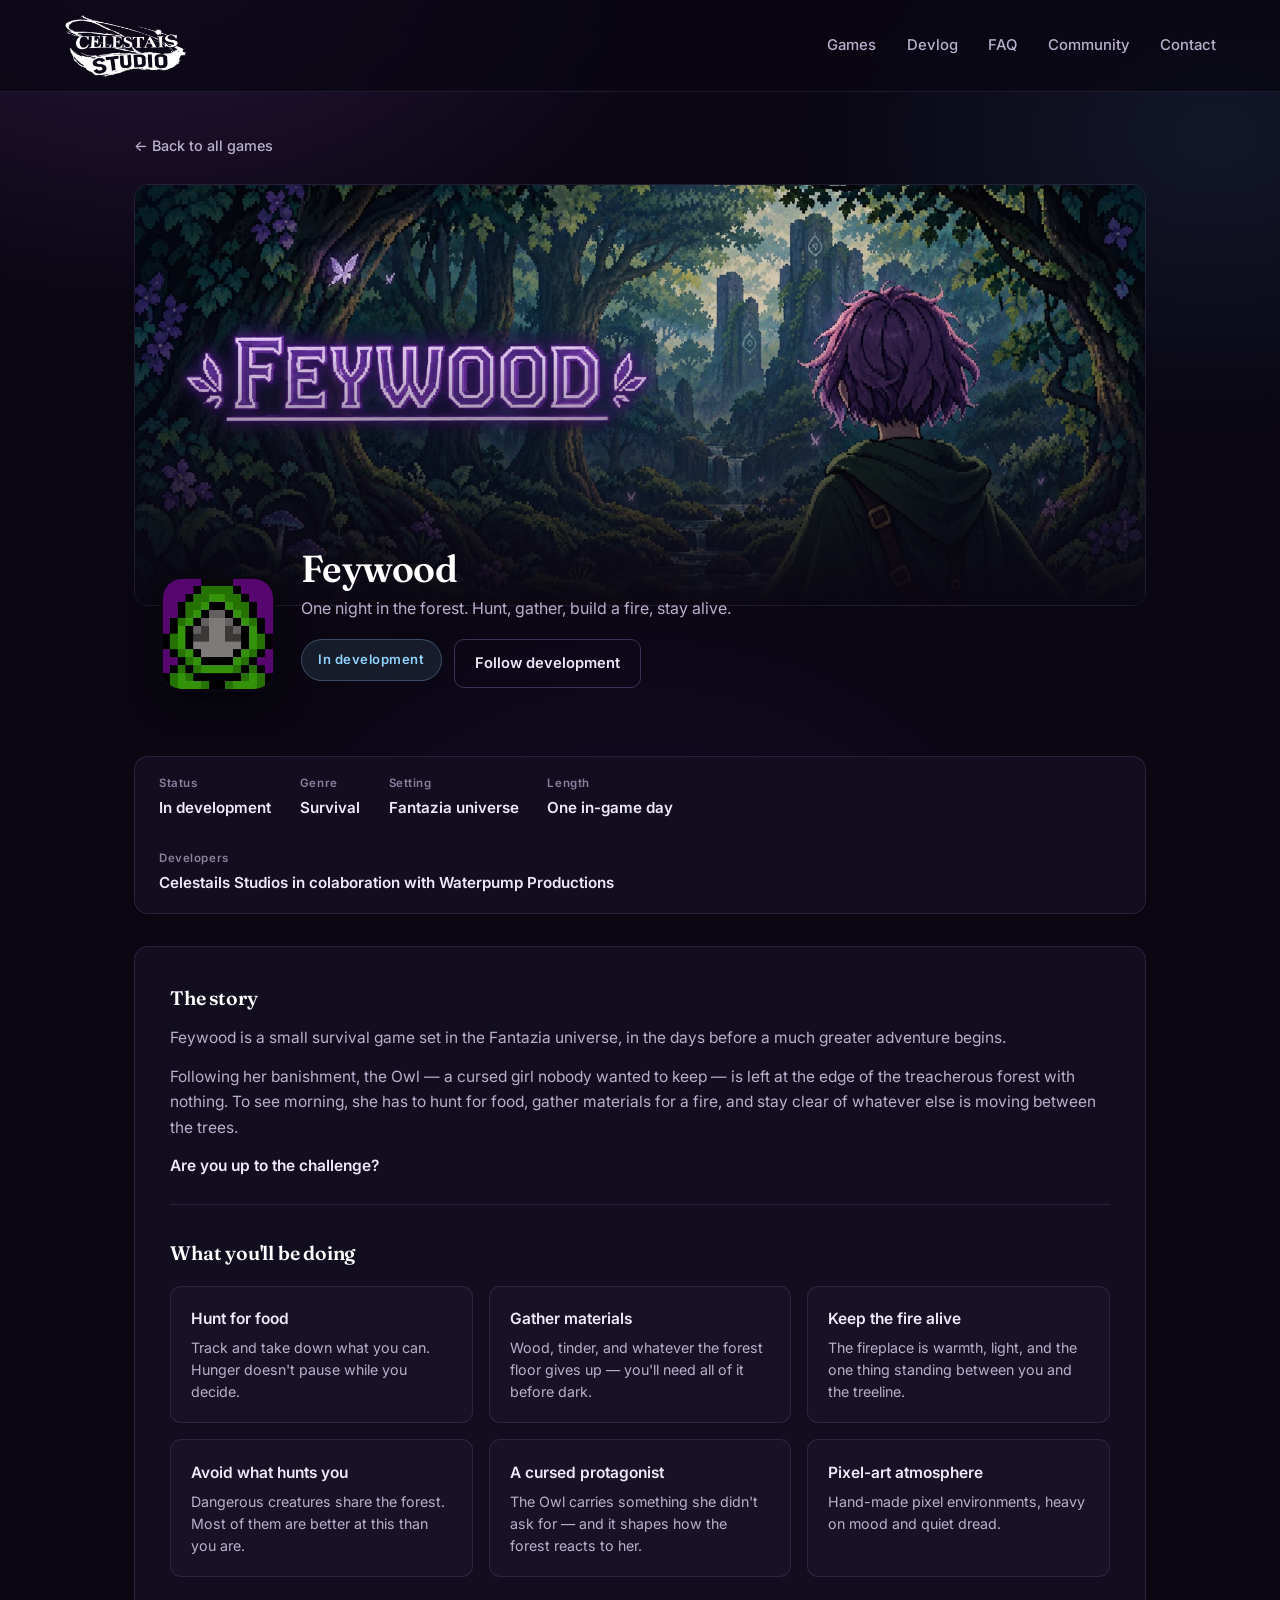
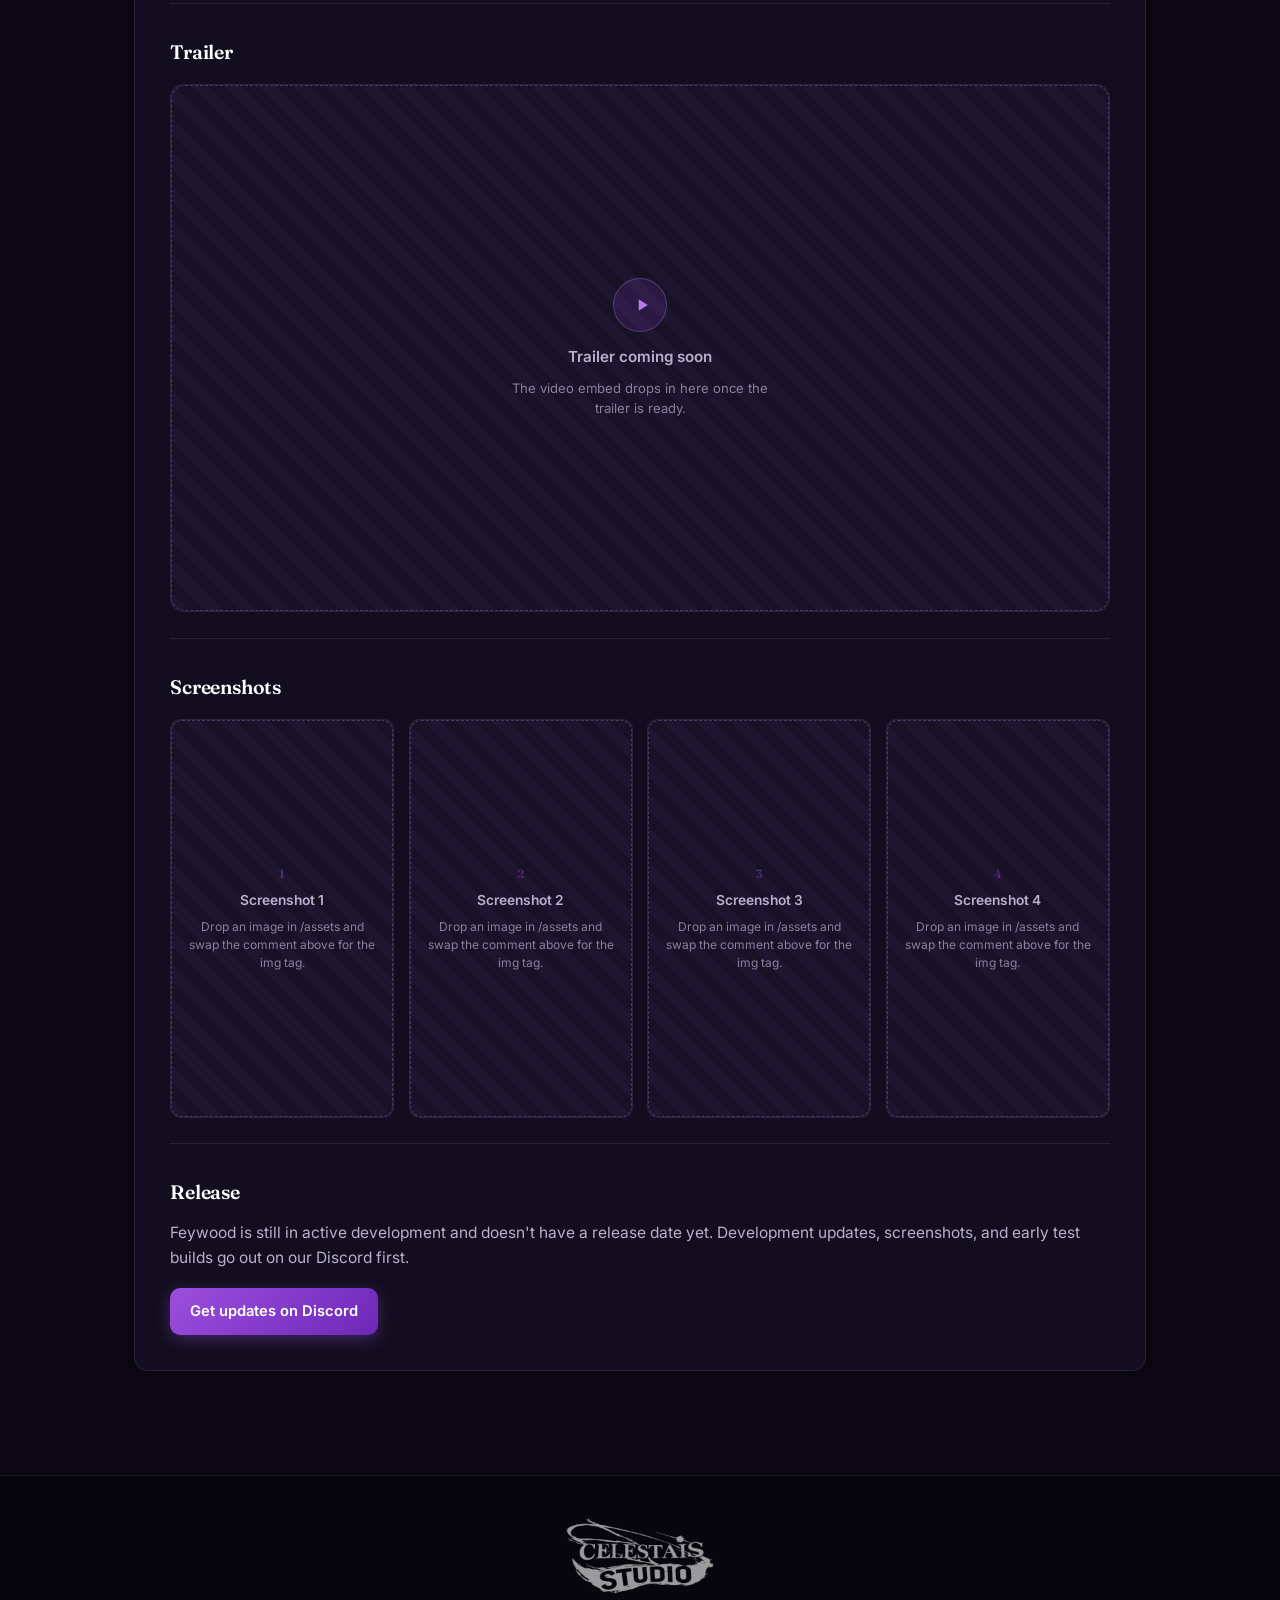
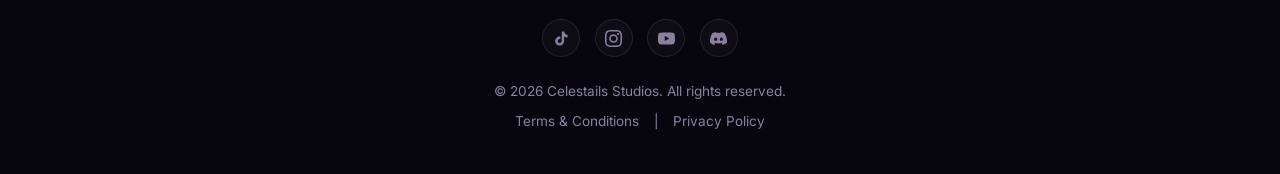
<file: feywood.html>
<!DOCTYPE html>
<html lang="en">
<head>
    <meta charset="UTF-8">
    <meta name="viewport" content="width=device-width, initial-scale=1.0">
    <title>Feywood | Celestails Studios</title>
    <meta name="description" content="Feywood — a survival game set in the Fantazia universe. Survive one day in the forest as the Owl: hunt, gather, build a fire, and avoid what hunts you.">
    <link rel="icon" href="assets/FeywoodIcon.jpeg">
    <link rel="stylesheet" href="style.css">
</head>
<body>

    <header>
        <a href="index.html" class="logo-container">
            <img src="assets/celestails-wordmark.png" alt="Celestails Studios" class="logo-img" width="900" height="468">
        </a>
        <nav>
            <a href="index.html#games">Games</a>
            <a href="index.html#devlog">Devlog</a>
            <a href="index.html#faq">FAQ</a>
            <a href="index.html#discord">Community</a>
            <a href="contact.html">Contact</a>
        </nav>
    </header>

    <div class="container">

        <a href="index.html#games" class="back-btn">&#8592; Back to all games</a>

        <div class="game-hero-banner">
            <img src="assets/FeywoodBanner.jpeg" alt="Feywood key art">
        </div>

        <div class="game-header-card">
            <img src="assets/FeywoodIcon.jpeg" alt="Feywood icon" class="game-detail-icon">
            <div class="game-header-info">
                <h1>Feywood</h1>
                <p class="game-subtitle">One night in the forest. Hunt, gather, build a fire, stay alive.</p>
                <div class="btn-row">
                    <span class="badge-soon" style="margin-left:0;padding:9px 16px;font-size:.82rem">In development</span>
                    <a href="https://discord.gg/8gHms44fTD" target="_blank" rel="noopener noreferrer" class="btn-ghost">Follow development</a>
                </div>
            </div>
        </div>

        <div class="game-facts">
            <div>
                <div class="fact-label">Status</div>
                <div class="fact-value">In development</div>
            </div>
            <div>
                <div class="fact-label">Genre</div>
                <div class="fact-value">Survival</div>
            </div>
            <div>
                <div class="fact-label">Setting</div>
                <div class="fact-value">Fantazia universe</div>
            </div>
            <div>
                <div class="fact-label">Length</div>
                <div class="fact-value">One in-game day</div>
            </div>
            <div>
                <div class="fact-label">Developers</div>
                <div class="fact-value">Celestails Studios in colaboration with Waterpump Productions</div>
            </div>
        </div>

        <div class="detail-card">

            <div class="detail-section">
                <h3>The story</h3>
                <p>Feywood is a small survival game set in the Fantazia universe, in the days before a much greater adventure begins.</p>
                <p>Following her banishment, the Owl &mdash; a cursed girl nobody wanted to keep &mdash; is left at the edge of the treacherous forest with nothing. To see morning, she has to hunt for food, gather materials for a fire, and stay clear of whatever else is moving between the trees.</p>
                <p><strong>Are you up to the challenge?</strong></p>
            </div>

            <div class="detail-section">
                <h3>What you'll be doing</h3>
                <div class="feature-grid">
                    <div class="feature-item">
                        <h4>Hunt for food</h4>
                        <p>Track and take down what you can. Hunger doesn't pause while you decide.</p>
                    </div>
                    <div class="feature-item">
                        <h4>Gather materials</h4>
                        <p>Wood, tinder, and whatever the forest floor gives up &mdash; you'll need all of it before dark.</p>
                    </div>
                    <div class="feature-item">
                        <h4>Keep the fire alive</h4>
                        <p>The fireplace is warmth, light, and the one thing standing between you and the treeline.</p>
                    </div>
                    <div class="feature-item">
                        <h4>Avoid what hunts you</h4>
                        <p>Dangerous creatures share the forest. Most of them are better at this than you are.</p>
                    </div>
                    <div class="feature-item">
                        <h4>A cursed protagonist</h4>
                        <p>The Owl carries something she didn't ask for &mdash; and it shapes how the forest reacts to her.</p>
                    </div>
                    <div class="feature-item">
                        <h4>Pixel-art atmosphere</h4>
                        <p>Hand-made pixel environments, heavy on mood and quiet dread.</p>
                    </div>
                </div>
            </div>

            <div class="detail-section">
                <h3>Trailer</h3>
                <!--
                    TO ADD THE REAL TRAILER:
                    Replace the whole .media-placeholder div below with a YouTube embed, e.g.

                    <iframe src="https://www.youtube.com/embed/YOUR_VIDEO_ID"
                            title="feywood trailer"
                            allow="accelerometer; autoplay; clipboard-write; encrypted-media; gyroscope; picture-in-picture"
                            allowfullscreen></iframe>

                    (The YouTube video ID is the part after "v=" in the watch URL.)
                -->
                <div class="trailer-frame">
                    <div class="media-placeholder">
                        <span class="play-badge"><svg viewBox="0 0 24 24" aria-hidden="true"><path d="M8 5v14l11-7z"/></svg></span>
                        <strong>Trailer coming soon</strong>
                        <span>The video embed drops in here once the trailer is ready.</span>
                    </div>
                </div>
            </div>

            <div class="detail-section">
                <h3>Screenshots</h3>
                <!--
                    TO ADD REAL SCREENSHOTS:
                    In each .gallery-item below, delete the .media-placeholder div and
                    uncomment the <img> line above it. Portrait images (9:16) fit best.
                -->
                <div class="gallery-grid">
                    <div class="gallery-item">
                        <!-- Replace with: <img src="assets/feywood-shot-1.png" alt="feywood screenshot 1"> -->
                        <div class="media-placeholder">
                            <span class="shot-num">1</span>
                            <strong>Screenshot 1</strong>
                            <span>Drop an image in /assets and swap the comment above for the img tag.</span>
                        </div>
                    </div>
                    <div class="gallery-item">
                        <!-- Replace with: <img src="assets/feywood-shot-2.png" alt="feywood screenshot 2"> -->
                        <div class="media-placeholder">
                            <span class="shot-num">2</span>
                            <strong>Screenshot 2</strong>
                            <span>Drop an image in /assets and swap the comment above for the img tag.</span>
                        </div>
                    </div>
                    <div class="gallery-item">
                        <!-- Replace with: <img src="assets/feywood-shot-3.png" alt="feywood screenshot 3"> -->
                        <div class="media-placeholder">
                            <span class="shot-num">3</span>
                            <strong>Screenshot 3</strong>
                            <span>Drop an image in /assets and swap the comment above for the img tag.</span>
                        </div>
                    </div>
                    <div class="gallery-item">
                        <!-- Replace with: <img src="assets/feywood-shot-4.png" alt="feywood screenshot 4"> -->
                        <div class="media-placeholder">
                            <span class="shot-num">4</span>
                            <strong>Screenshot 4</strong>
                            <span>Drop an image in /assets and swap the comment above for the img tag.</span>
                        </div>
                    </div>
                </div>
            </div>

            <div class="detail-section">
                <h3>Release</h3>
                <p>Feywood is still in active development and doesn't have a release date yet. Development updates, screenshots, and early test builds go out on our Discord first.</p>
                <div class="btn-row" style="margin-top:1.1rem">
                    <a href="https://discord.gg/8gHms44fTD" target="_blank" rel="noopener noreferrer" class="btn-action" style="margin-top:0">Get updates on Discord</a>
                </div>
            </div>

        </div>

    </div>

    <footer>
        <img src="assets/celestails-wordmark.png" alt="" class="footer-mark" onerror="this.style.display='none'">
        <div class="social-links">
            <a href="https://www.tiktok.com/@celestails.studios" target="_blank" rel="noopener noreferrer" class="social-icon" title="TikTok" aria-label="TikTok">
                <svg viewBox="0 0 24 24" aria-hidden="true"><path d="M19.59 6.69a4.83 4.83 0 0 1-3.77-4.25V2h-3.45v13.67a2.89 2.89 0 0 1-5.2 1.74 2.89 2.89 0 0 1 2.31-4.64 2.93 2.93 0 0 1 .88.13V9.4a6.84 6.84 0 0 0-1-.05A6.33 6.33 0 0 0 3 15.68 6.34 6.34 0 0 0 9.33 22 6.33 6.33 0 0 0 15.67 15.68V9a8.16 8.16 0 0 0 4.92 1.62V7.17a4.85 4.85 0 0 1-1-.48z"/></svg>
            </a>
            <a href="https://www.instagram.com/celestails_studios" target="_blank" rel="noopener noreferrer" class="social-icon" title="Instagram" aria-label="Instagram">
                <svg viewBox="0 0 24 24" aria-hidden="true"><path d="M12 2.163c3.204 0 3.584.012 4.85.07 3.252.148 4.771 1.691 4.919 4.919.058 1.265.069 1.645.069 4.849 0 3.205-.012 3.584-.069 4.849-.149 3.225-1.664 4.771-4.919 4.919-1.266.058-1.644.07-4.85.07-3.204 0-3.584-.012-4.849-.07-3.26-.149-4.771-1.699-4.919-4.92-.058-1.265-.07-1.644-.07-4.849 0-3.204.013-3.583.07-4.849.149-3.227 1.664-4.771 4.919-4.919 1.266-.057 1.645-.069 4.849-.069zm0-2.163c-3.259 0-3.667.014-4.947.072-4.358.2-6.78 2.618-6.98 6.98-.059 1.281-.073 1.689-.073 4.948 0 3.259.014 3.668.072 4.948.2 4.358 2.618 6.78 6.98 6.98 1.281.058 1.689.072 4.948.072 3.259 0 3.668-.014 4.948-.072 4.354-.2 6.782-2.618 6.979-6.98.059-1.28.073-1.689.073-4.948 0-3.259-.014-3.667-.072-4.947-.196-4.354-2.617-6.78-6.979-6.98-1.281-.059-1.69-.073-4.949-.073zm0 5.838c-3.403 0-6.162 2.759-6.162 6.162s2.759 6.163 6.162 6.163 6.162-2.759 6.162-6.163c0-3.403-2.759-6.162-6.162-6.162zm0 10.162c-2.209 0-4-1.79-4-4 0-2.209 1.791-4 4-4s4 1.791 4 4c0 2.21-1.791 4-4 4zm6.406-11.845c-.796 0-1.441.645-1.441 1.44s.645 1.44 1.441 1.44c.795 0 1.439-.645 1.439-1.44s-.644-1.44-1.439-1.44z"/></svg>
            </a>
            <a href="https://www.youtube.com/@CelestailsStudios" target="_blank" rel="noopener noreferrer" class="social-icon" title="YouTube" aria-label="YouTube">
                <svg viewBox="0 0 24 24" aria-hidden="true"><path d="M23.498 6.186a3.016 3.016 0 0 0-2.122-2.136C19.505 3.545 12 3.545 12 3.545s-7.505 0-9.377.505A3.017 3.017 0 0 0 .502 6.186C0 8.07 0 12 0 12s0 3.93.502 5.814a3.016 3.016 0 0 0 2.122 2.136c1.871.505 9.376.505 9.376.505s7.505 0 9.377-.505a3.015 3.015 0 0 0 2.122-2.136C24 15.93 24 12 24 12s0-3.93-.502-5.814zM9.545 15.568V8.432L15.818 12l-6.273 3.568z"/></svg>
            </a>
            <a href="https://discord.gg/8gHms44fTD" target="_blank" rel="noopener noreferrer" class="social-icon" title="Discord" aria-label="Discord">
                <svg viewBox="0 0 24 24" aria-hidden="true"><path d="M20.317 4.37a19.791 19.791 0 0 0-4.885-1.515.074.074 0 0 0-.079.037c-.21.375-.444.864-.608 1.25a18.27 18.27 0 0 0-5.487 0 12.64 12.64 0 0 0-.617-1.25.077.077 0 0 0-.079-.037A19.736 19.736 0 0 0 3.677 4.37a.07.07 0 0 0-.032.027C.533 9.046-.32 13.58.099 18.057a.082.082 0 0 0 .031.057 19.9 19.9 0 0 0 5.993 3.03.078.078 0 0 0 .084-.028c.462-.63.874-1.295 1.226-1.994.021-.041.001-.09-.041-.106a13.107 13.107 0 0 1-1.872-.892.077.077 0 0 1-.008-.128 10.2 10.2 0 0 0 .372-.292.074.074 0 0 1 .077-.01c3.928 1.793 8.18 1.793 12.061 0a.074.074 0 0 1 .078.01c.12.098.246.198.373.292a.077.077 0 0 1-.006.127 12.299 12.299 0 0 1-1.873.892.077.077 0 0 0-.041.107c.36.698.772 1.362 1.225 1.993a.076.076 0 0 0 .084.028 19.839 19.839 0 0 0 6.002-3.03.077.077 0 0 0 .032-.054c.5-5.177-.838-9.674-3.549-13.66a.061.061 0 0 0-.031-.028zM8.02 15.33c-1.183 0-2.157-1.085-2.157-2.419 0-1.333.956-2.419 2.157-2.419 1.21 0 2.176 1.096 2.157 2.42 0 1.333-.956 2.418-2.157 2.418zm7.975 0c-1.183 0-2.157-1.085-2.157-2.419 0-1.333.955-2.419 2.157-2.419 1.21 0 2.176 1.096 2.157 2.42 0 1.333-.946 2.418-2.157 2.418z"/></svg>
            </a>
        </div>
        <p class="copyright">&copy; 2026 Celestails Studios. All rights reserved.</p>
        <div class="legal-links">
            <a href="terms.html">Terms &amp; Conditions</a>
            <span>|</span>
            <a href="privacy.html">Privacy Policy</a>
        </div>
    </footer>


</body>
</html>
</file>
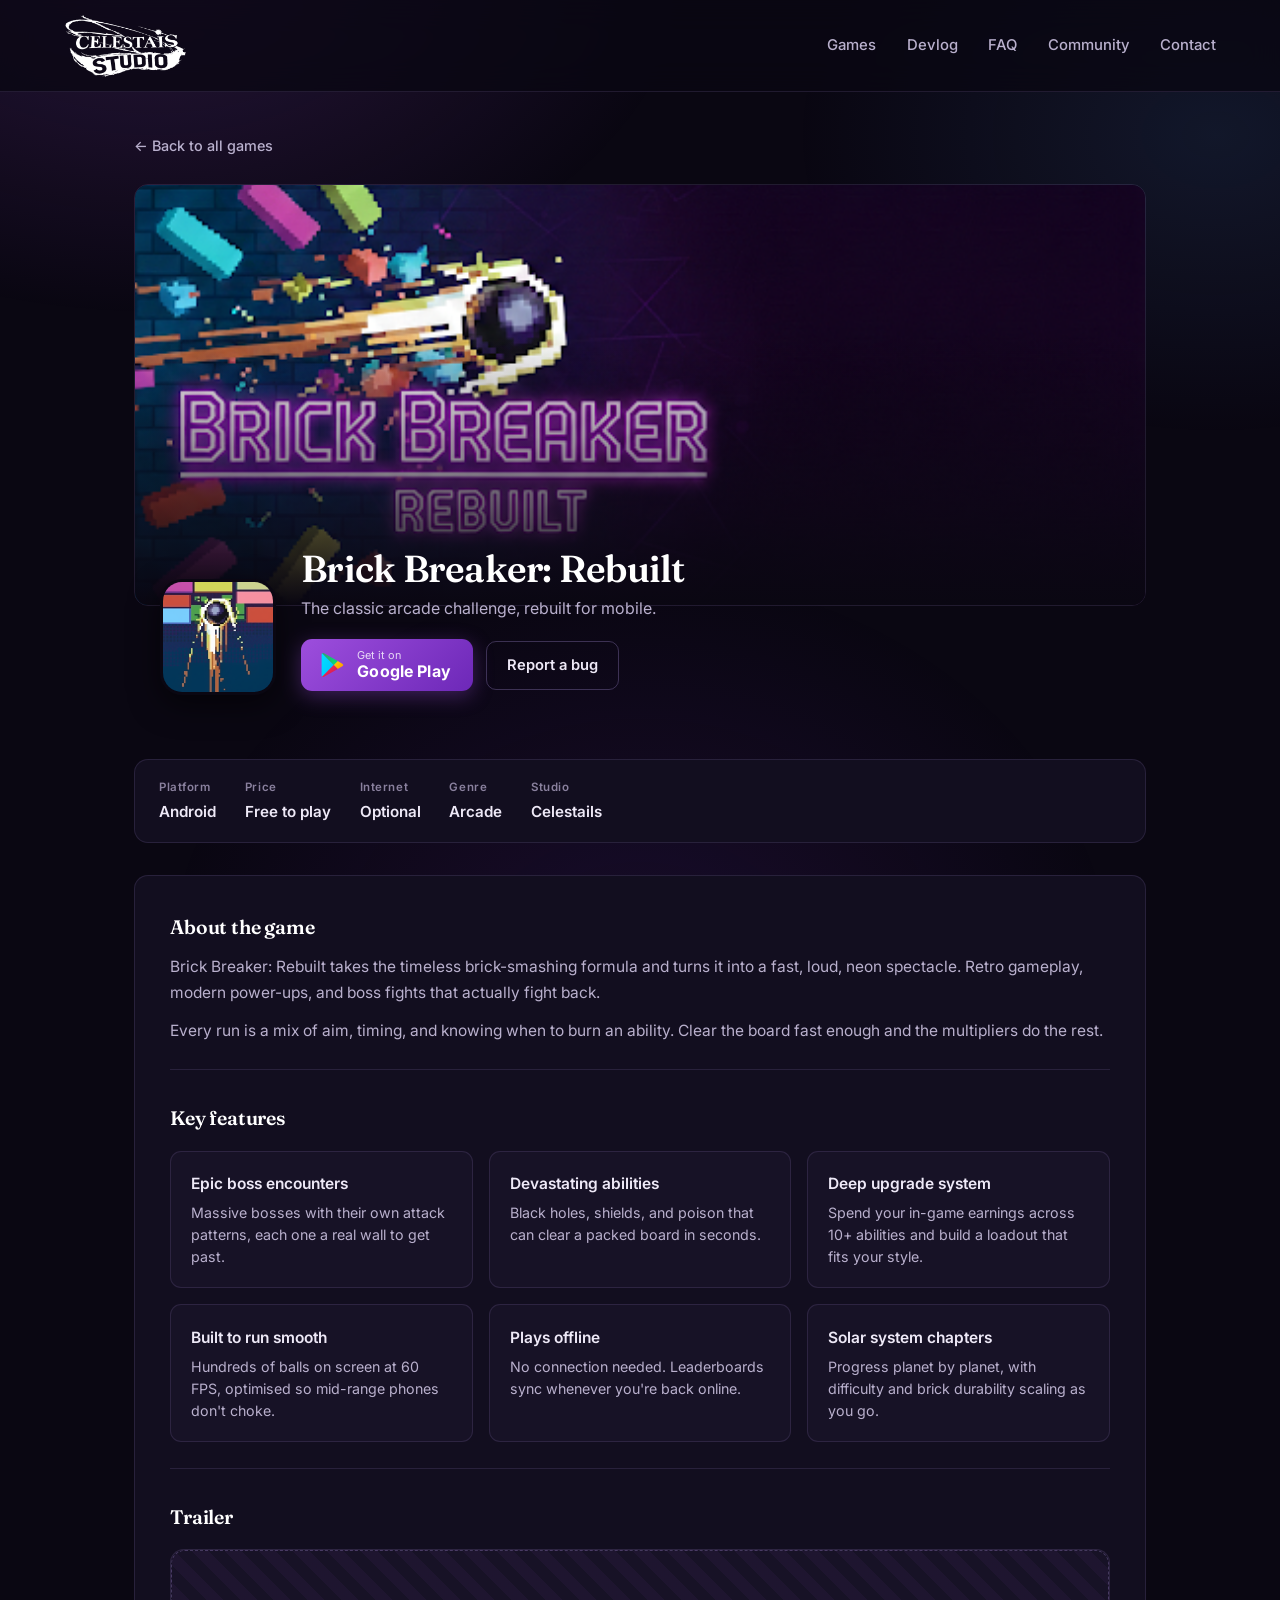
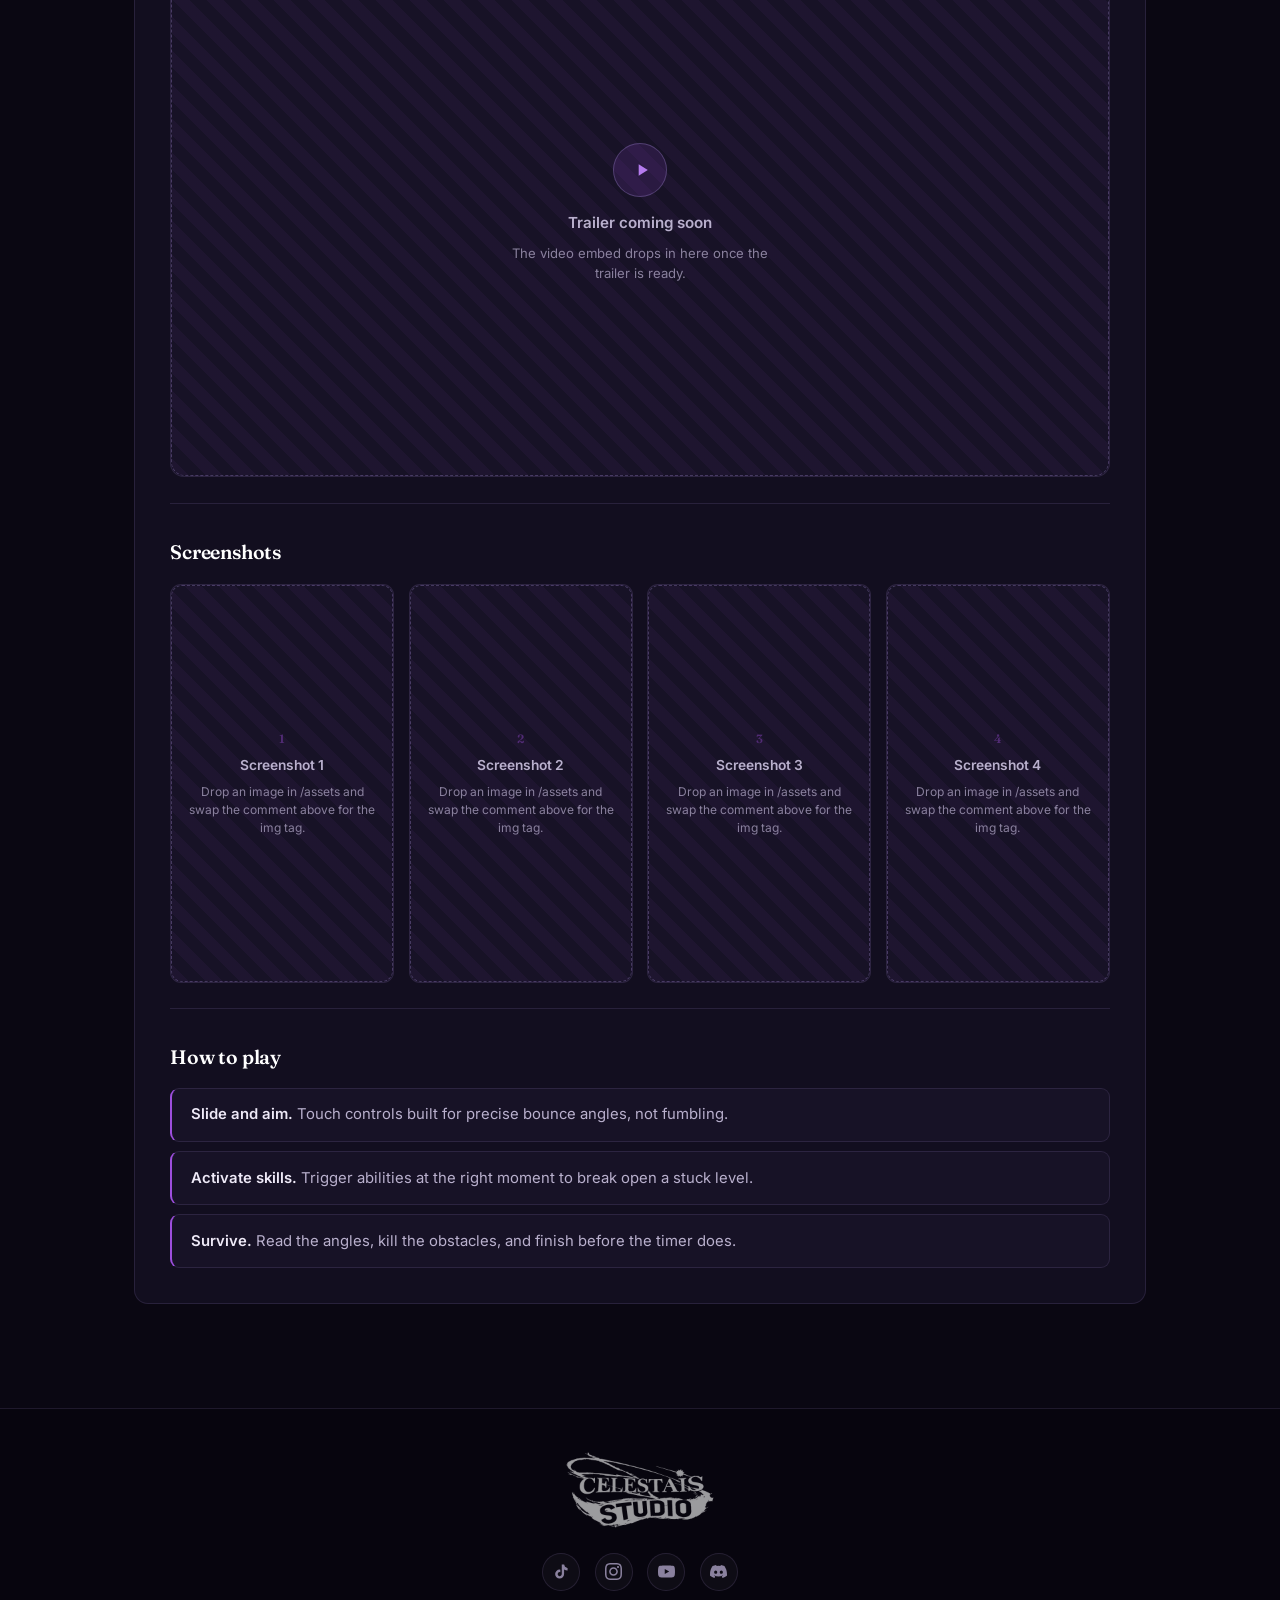
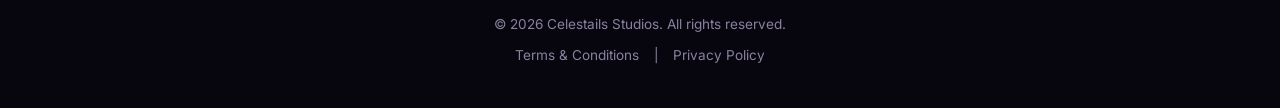
<file: game.html>
<!DOCTYPE html>
<html lang="en">
<head>
    <meta charset="UTF-8">
    <meta name="viewport" content="width=device-width, initial-scale=1.0">
    <title>Brick Breaker: Rebuilt | Celestails Studios</title>
    <meta name="description" content="Brick Breaker: Rebuilt — a neon arcade brick breaker with boss fights, power-ups and a deep upgrade system. Free on Google Play.">
    <link rel="icon" href="assets/BrickBreakerIcon.png">
    <link rel="stylesheet" href="style.css">
</head>
<body>

    <header>
        <a href="index.html" class="logo-container">
            <img src="assets/celestails-wordmark.png" alt="Celestails Studios" class="logo-img" width="900" height="468">
        </a>
        <nav>
            <a href="index.html#games">Games</a>
            <a href="index.html#devlog">Devlog</a>
            <a href="index.html#faq">FAQ</a>
            <a href="index.html#discord">Community</a>
            <a href="contact.html">Contact</a>
        </nav>
    </header>

    <div class="container">

        <a href="index.html#games" class="back-btn">&#8592; Back to all games</a>

        <div class="game-hero-banner">
            <img src="assets/BrickBreakerBanner.png" alt="Brick Breaker: Rebuilt key art">
        </div>

        <div class="game-header-card">
            <img src="assets/BrickBreakerIcon.png" alt="Brick Breaker: Rebuilt icon" class="game-detail-icon">
            <div class="game-header-info">
                <h1>Brick Breaker: Rebuilt</h1>
                <p class="game-subtitle">The classic arcade challenge, rebuilt for mobile.</p>
                <div class="btn-row">
                    <a href="https://play.google.com/store/apps/details?id=com.celestials.destroyer" target="_blank" rel="noopener noreferrer" class="store-btn">
                        <svg viewBox="0 0 512 512" aria-hidden="true"><defs>
<linearGradient id="pg1" x1="0" y1="0" x2="1" y2="1"><stop offset="0" stop-color="#00E0FF"/><stop offset="1" stop-color="#00C2FF"/></linearGradient>
<linearGradient id="pg2" x1="0" y1="0" x2="1" y2="1"><stop offset="0" stop-color="#FFD500"/><stop offset="1" stop-color="#FF9200"/></linearGradient>
<linearGradient id="pg3" x1="0" y1="0" x2="1" y2="1"><stop offset="0" stop-color="#FF3A44"/><stop offset="1" stop-color="#C31162"/></linearGradient>
<linearGradient id="pg4" x1="0" y1="0" x2="1" y2="1"><stop offset="0" stop-color="#32A071"/><stop offset="1" stop-color="#00E376"/></linearGradient>
</defs>
<path fill="url(#pg1)" d="M61 26c-6 6-9 15-9 27v406c0 12 3 21 9 27l2 2 227-227v-5L63 24z"/>
<path fill="url(#pg2)" d="M366 334l-76-76v-5l76-76 2 1 90 51c26 15 26 38 0 53l-90 51z"/>
<path fill="url(#pg3)" d="M368 333l-78-78L61 486c9 9 23 10 39 1l268-154"/>
<path fill="url(#pg4)" d="M368 179L100 25C84 16 70 17 61 26l229 229z"/>
</svg>
                        <span class="store-btn-text">
                            <span class="store-btn-small">Get it on</span>
                            <span class="store-btn-big">Google Play</span>
                        </span>
                    </a>
                    <a href="https://discord.gg/8gHms44fTD" target="_blank" rel="noopener noreferrer" class="btn-ghost">Report a bug</a>
                </div>
            </div>
        </div>

        <div class="game-facts">
            <div>
                <div class="fact-label">Platform</div>
                <div class="fact-value">Android</div>
            </div>
            <div>
                <div class="fact-label">Price</div>
                <div class="fact-value">Free to play</div>
            </div>
            <div>
                <div class="fact-label">Internet</div>
                <div class="fact-value">Optional</div>
            </div>
            <div>
                <div class="fact-label">Genre</div>
                <div class="fact-value">Arcade</div>
            </div>
            <div>
                <div class="fact-label">Studio</div>
                <div class="fact-value">Celestails</div>
            </div>
        </div>

        <div class="detail-card">

            <div class="detail-section">
                <h3>About the game</h3>
                <p>Brick Breaker: Rebuilt takes the timeless brick-smashing formula and turns it into a fast, loud, neon spectacle. Retro gameplay, modern power-ups, and boss fights that actually fight back.</p>
                <p>Every run is a mix of aim, timing, and knowing when to burn an ability. Clear the board fast enough and the multipliers do the rest.</p>
            </div>

            <div class="detail-section">
                <h3>Key features</h3>
                <div class="feature-grid">
                    <div class="feature-item">
                        <h4>Epic boss encounters</h4>
                        <p>Massive bosses with their own attack patterns, each one a real wall to get past.</p>
                    </div>
                    <div class="feature-item">
                        <h4>Devastating abilities</h4>
                        <p>Black holes, shields, and poison that can clear a packed board in seconds.</p>
                    </div>
                    <div class="feature-item">
                        <h4>Deep upgrade system</h4>
                        <p>Spend your in-game earnings across 10+ abilities and build a loadout that fits your style.</p>
                    </div>
                    <div class="feature-item">
                        <h4>Built to run smooth</h4>
                        <p>Hundreds of balls on screen at 60 FPS, optimised so mid-range phones don't choke.</p>
                    </div>
                    <div class="feature-item">
                        <h4>Plays offline</h4>
                        <p>No connection needed. Leaderboards sync whenever you're back online.</p>
                    </div>
                    <div class="feature-item">
                        <h4>Solar system chapters</h4>
                        <p>Progress planet by planet, with difficulty and brick durability scaling as you go.</p>
                    </div>
                </div>
            </div>

            <div class="detail-section">
                <h3>Trailer</h3>
                <!--
                    TO ADD THE REAL TRAILER:
                    Replace the whole .media-placeholder div below with a YouTube embed, e.g.

                    <iframe src="https://www.youtube.com/embed/YOUR_VIDEO_ID"
                            title="brickbreaker trailer"
                            allow="accelerometer; autoplay; clipboard-write; encrypted-media; gyroscope; picture-in-picture"
                            allowfullscreen></iframe>

                    (The YouTube video ID is the part after "v=" in the watch URL.)
                -->
                <div class="trailer-frame">
                    <div class="media-placeholder">
                        <span class="play-badge"><svg viewBox="0 0 24 24" aria-hidden="true"><path d="M8 5v14l11-7z"/></svg></span>
                        <strong>Trailer coming soon</strong>
                        <span>The video embed drops in here once the trailer is ready.</span>
                    </div>
                </div>
            </div>

            <div class="detail-section">
                <h3>Screenshots</h3>
                <!--
                    TO ADD REAL SCREENSHOTS:
                    In each .gallery-item below, delete the .media-placeholder div and
                    uncomment the <img> line above it. Portrait images (9:16) fit best.
                -->
                <div class="gallery-grid">
                    <div class="gallery-item">
                        <!-- Replace with: <img src="assets/brickbreaker-shot-1.png" alt="brickbreaker screenshot 1"> -->
                        <div class="media-placeholder">
                            <span class="shot-num">1</span>
                            <strong>Screenshot 1</strong>
                            <span>Drop an image in /assets and swap the comment above for the img tag.</span>
                        </div>
                    </div>
                    <div class="gallery-item">
                        <!-- Replace with: <img src="assets/brickbreaker-shot-2.png" alt="brickbreaker screenshot 2"> -->
                        <div class="media-placeholder">
                            <span class="shot-num">2</span>
                            <strong>Screenshot 2</strong>
                            <span>Drop an image in /assets and swap the comment above for the img tag.</span>
                        </div>
                    </div>
                    <div class="gallery-item">
                        <!-- Replace with: <img src="assets/brickbreaker-shot-3.png" alt="brickbreaker screenshot 3"> -->
                        <div class="media-placeholder">
                            <span class="shot-num">3</span>
                            <strong>Screenshot 3</strong>
                            <span>Drop an image in /assets and swap the comment above for the img tag.</span>
                        </div>
                    </div>
                    <div class="gallery-item">
                        <!-- Replace with: <img src="assets/brickbreaker-shot-4.png" alt="brickbreaker screenshot 4"> -->
                        <div class="media-placeholder">
                            <span class="shot-num">4</span>
                            <strong>Screenshot 4</strong>
                            <span>Drop an image in /assets and swap the comment above for the img tag.</span>
                        </div>
                    </div>
                </div>
            </div>

            <div class="detail-section">
                <h3>How to play</h3>
                <ul class="styled-list">
                    <li><strong>Slide and aim.</strong> Touch controls built for precise bounce angles, not fumbling.</li>
                    <li><strong>Activate skills.</strong> Trigger abilities at the right moment to break open a stuck level.</li>
                    <li><strong>Survive.</strong> Read the angles, kill the obstacles, and finish before the timer does.</li>
                </ul>
            </div>

        </div>

    </div>

    <footer>
        <img src="assets/celestails-wordmark.png" alt="" class="footer-mark" onerror="this.style.display='none'">
        <div class="social-links">
            <a href="https://www.tiktok.com/@celestails.studios" target="_blank" rel="noopener noreferrer" class="social-icon" title="TikTok" aria-label="TikTok">
                <svg viewBox="0 0 24 24" aria-hidden="true"><path d="M19.59 6.69a4.83 4.83 0 0 1-3.77-4.25V2h-3.45v13.67a2.89 2.89 0 0 1-5.2 1.74 2.89 2.89 0 0 1 2.31-4.64 2.93 2.93 0 0 1 .88.13V9.4a6.84 6.84 0 0 0-1-.05A6.33 6.33 0 0 0 3 15.68 6.34 6.34 0 0 0 9.33 22 6.33 6.33 0 0 0 15.67 15.68V9a8.16 8.16 0 0 0 4.92 1.62V7.17a4.85 4.85 0 0 1-1-.48z"/></svg>
            </a>
            <a href="https://www.instagram.com/celestails_studios" target="_blank" rel="noopener noreferrer" class="social-icon" title="Instagram" aria-label="Instagram">
                <svg viewBox="0 0 24 24" aria-hidden="true"><path d="M12 2.163c3.204 0 3.584.012 4.85.07 3.252.148 4.771 1.691 4.919 4.919.058 1.265.069 1.645.069 4.849 0 3.205-.012 3.584-.069 4.849-.149 3.225-1.664 4.771-4.919 4.919-1.266.058-1.644.07-4.85.07-3.204 0-3.584-.012-4.849-.07-3.26-.149-4.771-1.699-4.919-4.92-.058-1.265-.07-1.644-.07-4.849 0-3.204.013-3.583.07-4.849.149-3.227 1.664-4.771 4.919-4.919 1.266-.057 1.645-.069 4.849-.069zm0-2.163c-3.259 0-3.667.014-4.947.072-4.358.2-6.78 2.618-6.98 6.98-.059 1.281-.073 1.689-.073 4.948 0 3.259.014 3.668.072 4.948.2 4.358 2.618 6.78 6.98 6.98 1.281.058 1.689.072 4.948.072 3.259 0 3.668-.014 4.948-.072 4.354-.2 6.782-2.618 6.979-6.98.059-1.28.073-1.689.073-4.948 0-3.259-.014-3.667-.072-4.947-.196-4.354-2.617-6.78-6.979-6.98-1.281-.059-1.69-.073-4.949-.073zm0 5.838c-3.403 0-6.162 2.759-6.162 6.162s2.759 6.163 6.162 6.163 6.162-2.759 6.162-6.163c0-3.403-2.759-6.162-6.162-6.162zm0 10.162c-2.209 0-4-1.79-4-4 0-2.209 1.791-4 4-4s4 1.791 4 4c0 2.21-1.791 4-4 4zm6.406-11.845c-.796 0-1.441.645-1.441 1.44s.645 1.44 1.441 1.44c.795 0 1.439-.645 1.439-1.44s-.644-1.44-1.439-1.44z"/></svg>
            </a>
            <a href="https://www.youtube.com/@CelestailsStudios" target="_blank" rel="noopener noreferrer" class="social-icon" title="YouTube" aria-label="YouTube">
                <svg viewBox="0 0 24 24" aria-hidden="true"><path d="M23.498 6.186a3.016 3.016 0 0 0-2.122-2.136C19.505 3.545 12 3.545 12 3.545s-7.505 0-9.377.505A3.017 3.017 0 0 0 .502 6.186C0 8.07 0 12 0 12s0 3.93.502 5.814a3.016 3.016 0 0 0 2.122 2.136c1.871.505 9.376.505 9.376.505s7.505 0 9.377-.505a3.015 3.015 0 0 0 2.122-2.136C24 15.93 24 12 24 12s0-3.93-.502-5.814zM9.545 15.568V8.432L15.818 12l-6.273 3.568z"/></svg>
            </a>
            <a href="https://discord.gg/8gHms44fTD" target="_blank" rel="noopener noreferrer" class="social-icon" title="Discord" aria-label="Discord">
                <svg viewBox="0 0 24 24" aria-hidden="true"><path d="M20.317 4.37a19.791 19.791 0 0 0-4.885-1.515.074.074 0 0 0-.079.037c-.21.375-.444.864-.608 1.25a18.27 18.27 0 0 0-5.487 0 12.64 12.64 0 0 0-.617-1.25.077.077 0 0 0-.079-.037A19.736 19.736 0 0 0 3.677 4.37a.07.07 0 0 0-.032.027C.533 9.046-.32 13.58.099 18.057a.082.082 0 0 0 .031.057 19.9 19.9 0 0 0 5.993 3.03.078.078 0 0 0 .084-.028c.462-.63.874-1.295 1.226-1.994.021-.041.001-.09-.041-.106a13.107 13.107 0 0 1-1.872-.892.077.077 0 0 1-.008-.128 10.2 10.2 0 0 0 .372-.292.074.074 0 0 1 .077-.01c3.928 1.793 8.18 1.793 12.061 0a.074.074 0 0 1 .078.01c.12.098.246.198.373.292a.077.077 0 0 1-.006.127 12.299 12.299 0 0 1-1.873.892.077.077 0 0 0-.041.107c.36.698.772 1.362 1.225 1.993a.076.076 0 0 0 .084.028 19.839 19.839 0 0 0 6.002-3.03.077.077 0 0 0 .032-.054c.5-5.177-.838-9.674-3.549-13.66a.061.061 0 0 0-.031-.028zM8.02 15.33c-1.183 0-2.157-1.085-2.157-2.419 0-1.333.956-2.419 2.157-2.419 1.21 0 2.176 1.096 2.157 2.42 0 1.333-.956 2.418-2.157 2.418zm7.975 0c-1.183 0-2.157-1.085-2.157-2.419 0-1.333.955-2.419 2.157-2.419 1.21 0 2.176 1.096 2.157 2.42 0 1.333-.946 2.418-2.157 2.418z"/></svg>
            </a>
        </div>
        <p class="copyright">&copy; 2026 Celestails Studios. All rights reserved.</p>
        <div class="legal-links">
            <a href="terms.html">Terms &amp; Conditions</a>
            <span>|</span>
            <a href="privacy.html">Privacy Policy</a>
        </div>
    </footer>


</body>
</html>
</file>
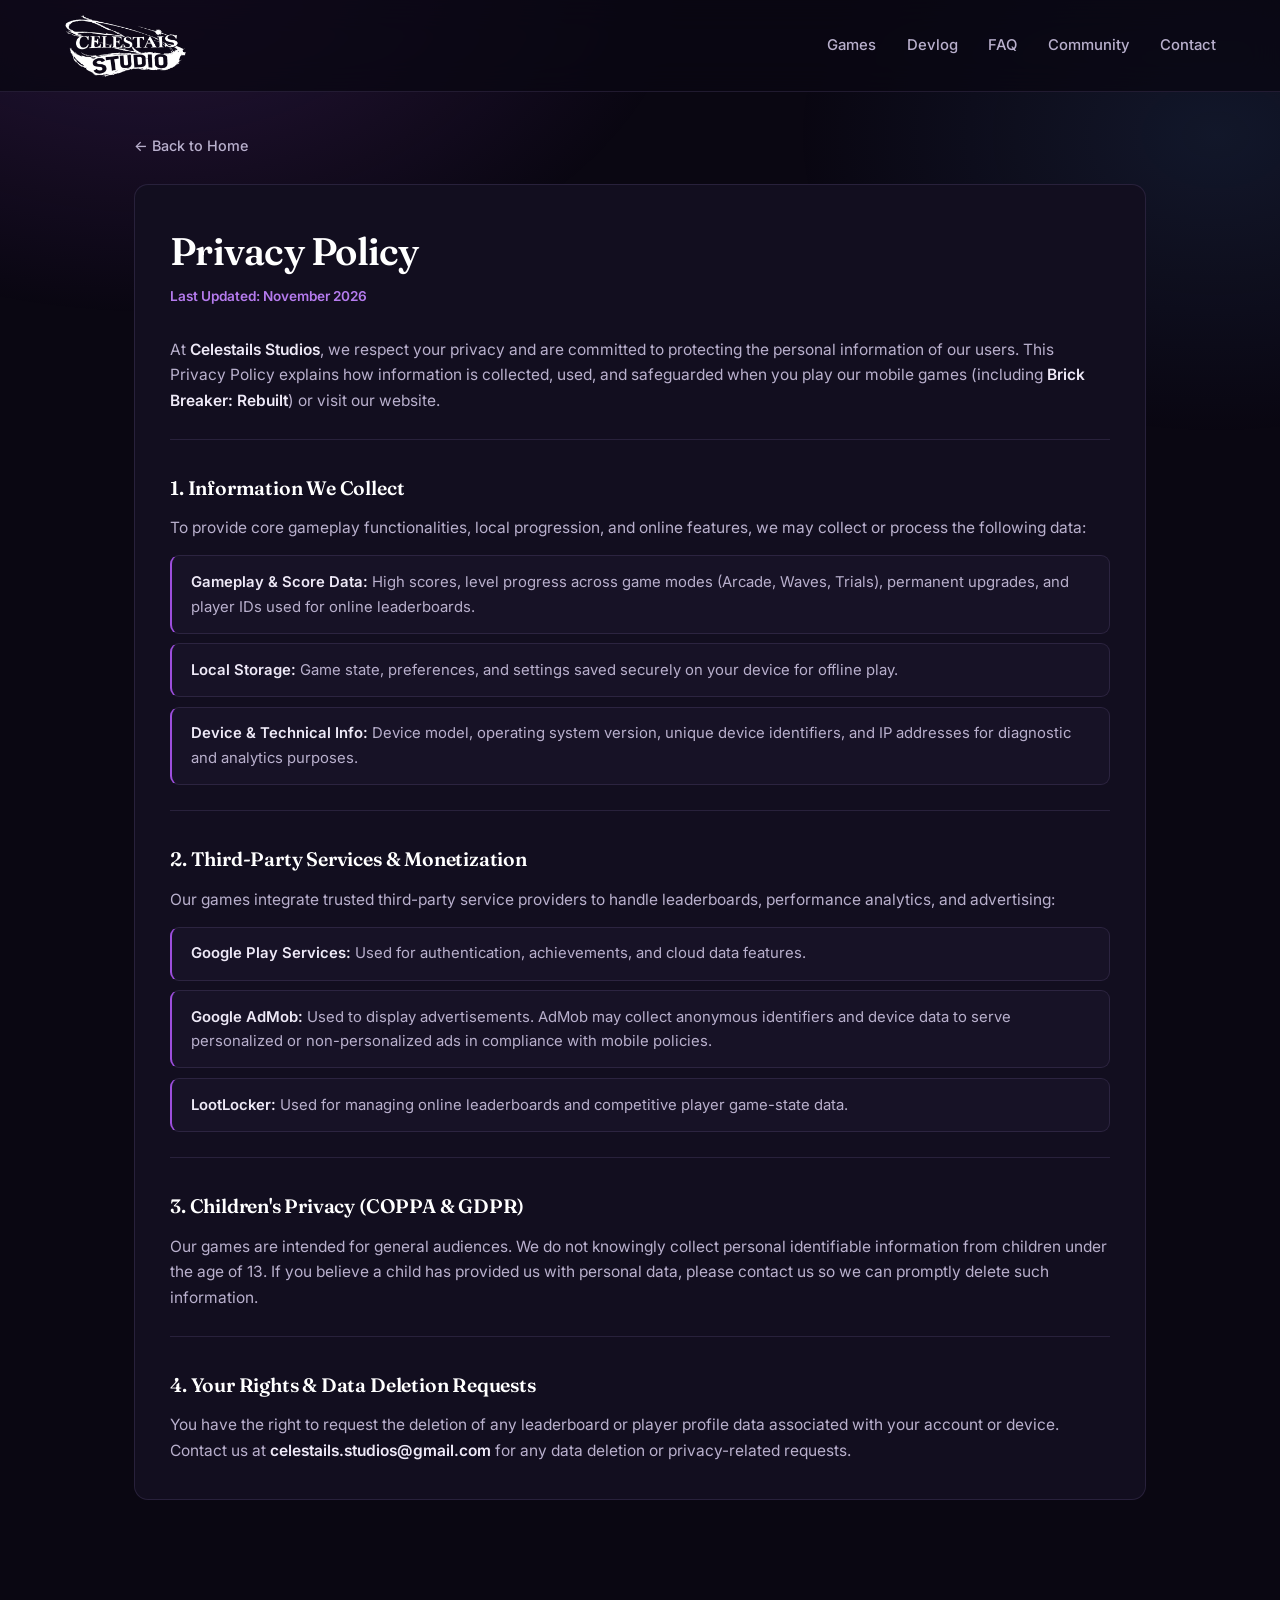
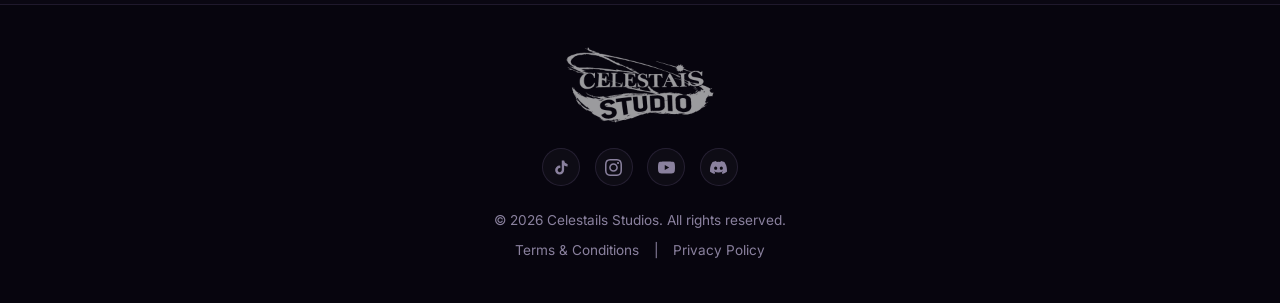
<file: privacy.html>
<!DOCTYPE html>
<html lang="en">
<head>
    <meta charset="UTF-8">
    <meta name="viewport" content="width=device-width, initial-scale=1.0">
    <title>Privacy Policy | Celestails Studios</title>
    <link rel="stylesheet" href="style.css">
</head>
<body>

    <header>
        <a href="index.html" class="logo-container">
            <img src="assets/celestails-wordmark.png" alt="Celestails Studios" class="logo-img" width="900" height="468">
        </a>
        <nav>
            <a href="index.html#games">Games</a>
            <a href="index.html#devlog">Devlog</a>
            <a href="index.html#faq">FAQ</a>
            <a href="index.html#discord">Community</a>
            <a href="contact.html">Contact</a>
        </nav>
    </header>

    <div class="container">

        <a href="index.html" class="back-btn">&larr; Back to Home</a>

        <div class="legal-card">

            <h1 class="legal-title">Privacy Policy</h1>
            <p class="legal-date">Last Updated: November 2026</p>

            <div class="legal-section">
                <p>At <strong>Celestails Studios</strong>, we respect your privacy and are committed to protecting the personal information of our users. This Privacy Policy explains how information is collected, used, and safeguarded when you play our mobile games (including <strong>Brick Breaker: Rebuilt</strong>) or visit our website.</p>
            </div>

            <div class="legal-section">
                <h3>1. Information We Collect</h3>
                <p>To provide core gameplay functionalities, local progression, and online features, we may collect or process the following data:</p>
                <ul class="styled-list">
                    <li><strong>Gameplay & Score Data:</strong> High scores, level progress across game modes (Arcade, Waves, Trials), permanent upgrades, and player IDs used for online leaderboards.</li>
                    <li><strong>Local Storage:</strong> Game state, preferences, and settings saved securely on your device for offline play.</li>
                    <li><strong>Device & Technical Info:</strong> Device model, operating system version, unique device identifiers, and IP addresses for diagnostic and analytics purposes.</li>
                </ul>
            </div>

            <div class="legal-section">
                <h3>2. Third-Party Services & Monetization</h3>
                <p>Our games integrate trusted third-party service providers to handle leaderboards, performance analytics, and advertising:</p>
                <ul class="styled-list">
                    <li><strong>Google Play Services:</strong> Used for authentication, achievements, and cloud data features.</li>
                    <li><strong>Google AdMob:</strong> Used to display advertisements. AdMob may collect anonymous identifiers and device data to serve personalized or non-personalized ads in compliance with mobile policies.</li>
                    <li><strong>LootLocker:</strong> Used for managing online leaderboards and competitive player game-state data.</li>
                </ul>
            </div>

            <div class="legal-section">
                <h3>3. Children's Privacy (COPPA & GDPR)</h3>
                <p>Our games are intended for general audiences. We do not knowingly collect personal identifiable information from children under the age of 13. If you believe a child has provided us with personal data, please contact us so we can promptly delete such information.</p>
            </div>

            <div class="legal-section">
                <h3>4. Your Rights & Data Deletion Requests</h3>
                <p>You have the right to request the deletion of any leaderboard or player profile data associated with your account or device. Contact us at <strong>celestails.studios@gmail.com</strong> for any data deletion or privacy-related requests.</p>
            </div>

        </div>

    </div>

    <footer>
        <img src="assets/celestails-wordmark.png" alt="" class="footer-mark" onerror="this.style.display='none'">
        <div class="social-links">
            <a href="https://www.tiktok.com/@celestails.studios" target="_blank" rel="noopener noreferrer" class="social-icon" title="TikTok" aria-label="TikTok">
                <svg viewBox="0 0 24 24" aria-hidden="true"><path d="M19.59 6.69a4.83 4.83 0 0 1-3.77-4.25V2h-3.45v13.67a2.89 2.89 0 0 1-5.2 1.74 2.89 2.89 0 0 1 2.31-4.64 2.93 2.93 0 0 1 .88.13V9.4a6.84 6.84 0 0 0-1-.05A6.33 6.33 0 0 0 3 15.68 6.34 6.34 0 0 0 9.33 22 6.33 6.33 0 0 0 15.67 15.68V9a8.16 8.16 0 0 0 4.92 1.62V7.17a4.85 4.85 0 0 1-1-.48z"/></svg>
            </a>
            <a href="https://www.instagram.com/celestails_studios" target="_blank" rel="noopener noreferrer" class="social-icon" title="Instagram" aria-label="Instagram">
                <svg viewBox="0 0 24 24" aria-hidden="true"><path d="M12 2.163c3.204 0 3.584.012 4.85.07 3.252.148 4.771 1.691 4.919 4.919.058 1.265.069 1.645.069 4.849 0 3.205-.012 3.584-.069 4.849-.149 3.225-1.664 4.771-4.919 4.919-1.266.058-1.644.07-4.85.07-3.204 0-3.584-.012-4.849-.07-3.26-.149-4.771-1.699-4.919-4.92-.058-1.265-.07-1.644-.07-4.849 0-3.204.013-3.583.07-4.849.149-3.227 1.664-4.771 4.919-4.919 1.266-.057 1.645-.069 4.849-.069zm0-2.163c-3.259 0-3.667.014-4.947.072-4.358.2-6.78 2.618-6.98 6.98-.059 1.281-.073 1.689-.073 4.948 0 3.259.014 3.668.072 4.948.2 4.358 2.618 6.78 6.98 6.98 1.281.058 1.689.072 4.948.072 3.259 0 3.668-.014 4.948-.072 4.354-.2 6.782-2.618 6.979-6.98.059-1.28.073-1.689.073-4.948 0-3.259-.014-3.667-.072-4.947-.196-4.354-2.617-6.78-6.979-6.98-1.281-.059-1.69-.073-4.949-.073zm0 5.838c-3.403 0-6.162 2.759-6.162 6.162s2.759 6.163 6.162 6.163 6.162-2.759 6.162-6.163c0-3.403-2.759-6.162-6.162-6.162zm0 10.162c-2.209 0-4-1.79-4-4 0-2.209 1.791-4 4-4s4 1.791 4 4c0 2.21-1.791 4-4 4zm6.406-11.845c-.796 0-1.441.645-1.441 1.44s.645 1.44 1.441 1.44c.795 0 1.439-.645 1.439-1.44s-.644-1.44-1.439-1.44z"/></svg>
            </a>
            <a href="https://www.youtube.com/@CelestailsStudios" target="_blank" rel="noopener noreferrer" class="social-icon" title="YouTube" aria-label="YouTube">
                <svg viewBox="0 0 24 24" aria-hidden="true"><path d="M23.498 6.186a3.016 3.016 0 0 0-2.122-2.136C19.505 3.545 12 3.545 12 3.545s-7.505 0-9.377.505A3.017 3.017 0 0 0 .502 6.186C0 8.07 0 12 0 12s0 3.93.502 5.814a3.016 3.016 0 0 0 2.122 2.136c1.871.505 9.376.505 9.376.505s7.505 0 9.377-.505a3.015 3.015 0 0 0 2.122-2.136C24 15.93 24 12 24 12s0-3.93-.502-5.814zM9.545 15.568V8.432L15.818 12l-6.273 3.568z"/></svg>
            </a>
            <a href="https://discord.gg/8gHms44fTD" target="_blank" rel="noopener noreferrer" class="social-icon" title="Discord" aria-label="Discord">
                <svg viewBox="0 0 24 24" aria-hidden="true"><path d="M20.317 4.37a19.791 19.791 0 0 0-4.885-1.515.074.074 0 0 0-.079.037c-.21.375-.444.864-.608 1.25a18.27 18.27 0 0 0-5.487 0 12.64 12.64 0 0 0-.617-1.25.077.077 0 0 0-.079-.037A19.736 19.736 0 0 0 3.677 4.37a.07.07 0 0 0-.032.027C.533 9.046-.32 13.58.099 18.057a.082.082 0 0 0 .031.057 19.9 19.9 0 0 0 5.993 3.03.078.078 0 0 0 .084-.028c.462-.63.874-1.295 1.226-1.994.021-.041.001-.09-.041-.106a13.107 13.107 0 0 1-1.872-.892.077.077 0 0 1-.008-.128 10.2 10.2 0 0 0 .372-.292.074.074 0 0 1 .077-.01c3.928 1.793 8.18 1.793 12.061 0a.074.074 0 0 1 .078.01c.12.098.246.198.373.292a.077.077 0 0 1-.006.127 12.299 12.299 0 0 1-1.873.892.077.077 0 0 0-.041.107c.36.698.772 1.362 1.225 1.993a.076.076 0 0 0 .084.028 19.839 19.839 0 0 0 6.002-3.03.077.077 0 0 0 .032-.054c.5-5.177-.838-9.674-3.549-13.66a.061.061 0 0 0-.031-.028zM8.02 15.33c-1.183 0-2.157-1.085-2.157-2.419 0-1.333.956-2.419 2.157-2.419 1.21 0 2.176 1.096 2.157 2.42 0 1.333-.956 2.418-2.157 2.418zm7.975 0c-1.183 0-2.157-1.085-2.157-2.419 0-1.333.955-2.419 2.157-2.419 1.21 0 2.176 1.096 2.157 2.42 0 1.333-.946 2.418-2.157 2.418z"/></svg>
            </a>
        </div>
        <p class="copyright">&copy; 2026 Celestails Studios. All rights reserved.</p>
        <div class="legal-links">
            <a href="terms.html">Terms &amp; Conditions</a>
            <span>|</span>
            <a href="privacy.html">Privacy Policy</a>
        </div>
    </footer>

</body>
</html>
</file>
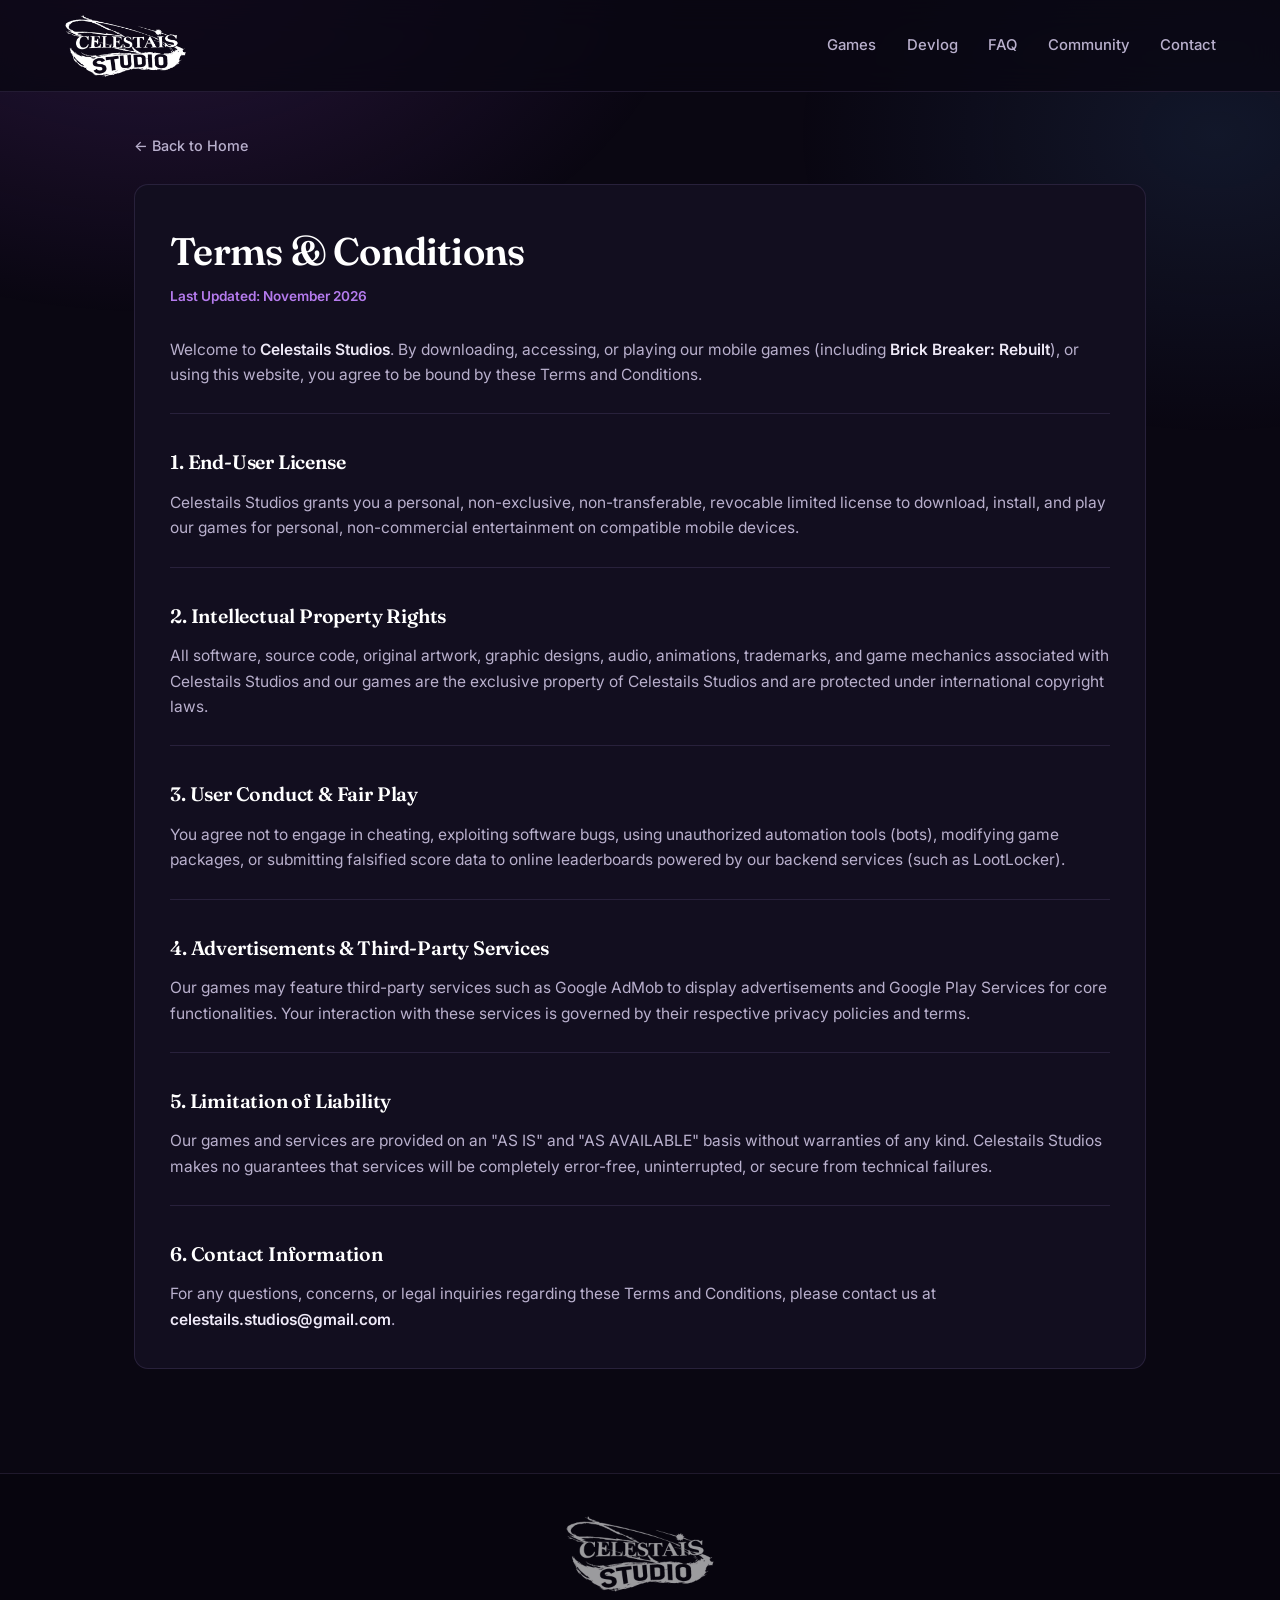
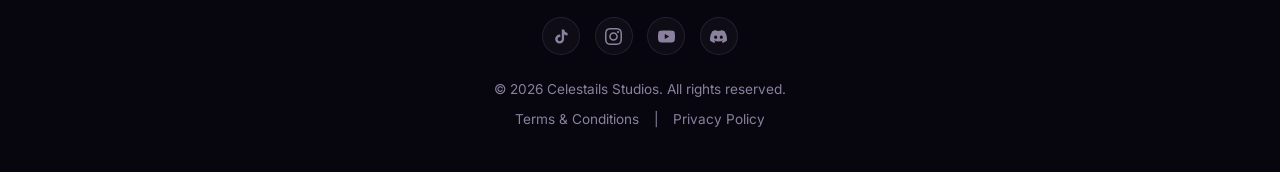
<file: terms.html>
<!DOCTYPE html>
<html lang="en">
<head>
    <meta charset="UTF-8">
    <meta name="viewport" content="width=device-width, initial-scale=1.0">
    <title>Terms & Conditions | Celestails Studios</title>
    <link rel="stylesheet" href="style.css">
</head>
<body>

    <header>
        <a href="index.html" class="logo-container">
            <img src="assets/celestails-wordmark.png" alt="Celestails Studios" class="logo-img" width="900" height="468">
        </a>
        <nav>
            <a href="index.html#games">Games</a>
            <a href="index.html#devlog">Devlog</a>
            <a href="index.html#faq">FAQ</a>
            <a href="index.html#discord">Community</a>
            <a href="contact.html">Contact</a>
        </nav>
    </header>

    <div class="container">

        <a href="index.html" class="back-btn">&larr; Back to Home</a>

        <div class="legal-card">

            <h1 class="legal-title">Terms & Conditions</h1>
            <p class="legal-date">Last Updated: November 2026</p>

            <div class="legal-section">
                <p>Welcome to <strong>Celestails Studios</strong>. By downloading, accessing, or playing our mobile games (including <strong>Brick Breaker: Rebuilt</strong>), or using this website, you agree to be bound by these Terms and Conditions.</p>
            </div>

            <div class="legal-section">
                <h3>1. End-User License</h3>
                <p>Celestails Studios grants you a personal, non-exclusive, non-transferable, revocable limited license to download, install, and play our games for personal, non-commercial entertainment on compatible mobile devices.</p>
            </div>

            <div class="legal-section">
                <h3>2. Intellectual Property Rights</h3>
                <p>All software, source code, original artwork, graphic designs, audio, animations, trademarks, and game mechanics associated with Celestails Studios and our games are the exclusive property of Celestails Studios and are protected under international copyright laws.</p>
            </div>

            <div class="legal-section">
                <h3>3. User Conduct & Fair Play</h3>
                <p>You agree not to engage in cheating, exploiting software bugs, using unauthorized automation tools (bots), modifying game packages, or submitting falsified score data to online leaderboards powered by our backend services (such as LootLocker).</p>
            </div>

            <div class="legal-section">
                <h3>4. Advertisements & Third-Party Services</h3>
                <p>Our games may feature third-party services such as Google AdMob to display advertisements and Google Play Services for core functionalities. Your interaction with these services is governed by their respective privacy policies and terms.</p>
            </div>

            <div class="legal-section">
                <h3>5. Limitation of Liability</h3>
                <p>Our games and services are provided on an "AS IS" and "AS AVAILABLE" basis without warranties of any kind. Celestails Studios makes no guarantees that services will be completely error-free, uninterrupted, or secure from technical failures.</p>
            </div>

            <div class="legal-section">
                <h3>6. Contact Information</h3>
                <p>For any questions, concerns, or legal inquiries regarding these Terms and Conditions, please contact us at <strong>celestails.studios@gmail.com</strong>.</p>
            </div>

        </div>

    </div>

    <footer>
        <img src="assets/celestails-wordmark.png" alt="" class="footer-mark" onerror="this.style.display='none'">
        <div class="social-links">
            <a href="https://www.tiktok.com/@celestails.studios" target="_blank" rel="noopener noreferrer" class="social-icon" title="TikTok" aria-label="TikTok">
                <svg viewBox="0 0 24 24" aria-hidden="true"><path d="M19.59 6.69a4.83 4.83 0 0 1-3.77-4.25V2h-3.45v13.67a2.89 2.89 0 0 1-5.2 1.74 2.89 2.89 0 0 1 2.31-4.64 2.93 2.93 0 0 1 .88.13V9.4a6.84 6.84 0 0 0-1-.05A6.33 6.33 0 0 0 3 15.68 6.34 6.34 0 0 0 9.33 22 6.33 6.33 0 0 0 15.67 15.68V9a8.16 8.16 0 0 0 4.92 1.62V7.17a4.85 4.85 0 0 1-1-.48z"/></svg>
            </a>
            <a href="https://www.instagram.com/celestails_studios" target="_blank" rel="noopener noreferrer" class="social-icon" title="Instagram" aria-label="Instagram">
                <svg viewBox="0 0 24 24" aria-hidden="true"><path d="M12 2.163c3.204 0 3.584.012 4.85.07 3.252.148 4.771 1.691 4.919 4.919.058 1.265.069 1.645.069 4.849 0 3.205-.012 3.584-.069 4.849-.149 3.225-1.664 4.771-4.919 4.919-1.266.058-1.644.07-4.85.07-3.204 0-3.584-.012-4.849-.07-3.26-.149-4.771-1.699-4.919-4.92-.058-1.265-.07-1.644-.07-4.849 0-3.204.013-3.583.07-4.849.149-3.227 1.664-4.771 4.919-4.919 1.266-.057 1.645-.069 4.849-.069zm0-2.163c-3.259 0-3.667.014-4.947.072-4.358.2-6.78 2.618-6.98 6.98-.059 1.281-.073 1.689-.073 4.948 0 3.259.014 3.668.072 4.948.2 4.358 2.618 6.78 6.98 6.98 1.281.058 1.689.072 4.948.072 3.259 0 3.668-.014 4.948-.072 4.354-.2 6.782-2.618 6.979-6.98.059-1.28.073-1.689.073-4.948 0-3.259-.014-3.667-.072-4.947-.196-4.354-2.617-6.78-6.979-6.98-1.281-.059-1.69-.073-4.949-.073zm0 5.838c-3.403 0-6.162 2.759-6.162 6.162s2.759 6.163 6.162 6.163 6.162-2.759 6.162-6.163c0-3.403-2.759-6.162-6.162-6.162zm0 10.162c-2.209 0-4-1.79-4-4 0-2.209 1.791-4 4-4s4 1.791 4 4c0 2.21-1.791 4-4 4zm6.406-11.845c-.796 0-1.441.645-1.441 1.44s.645 1.44 1.441 1.44c.795 0 1.439-.645 1.439-1.44s-.644-1.44-1.439-1.44z"/></svg>
            </a>
            <a href="https://www.youtube.com/@CelestailsStudios" target="_blank" rel="noopener noreferrer" class="social-icon" title="YouTube" aria-label="YouTube">
                <svg viewBox="0 0 24 24" aria-hidden="true"><path d="M23.498 6.186a3.016 3.016 0 0 0-2.122-2.136C19.505 3.545 12 3.545 12 3.545s-7.505 0-9.377.505A3.017 3.017 0 0 0 .502 6.186C0 8.07 0 12 0 12s0 3.93.502 5.814a3.016 3.016 0 0 0 2.122 2.136c1.871.505 9.376.505 9.376.505s7.505 0 9.377-.505a3.015 3.015 0 0 0 2.122-2.136C24 15.93 24 12 24 12s0-3.93-.502-5.814zM9.545 15.568V8.432L15.818 12l-6.273 3.568z"/></svg>
            </a>
            <a href="https://discord.gg/8gHms44fTD" target="_blank" rel="noopener noreferrer" class="social-icon" title="Discord" aria-label="Discord">
                <svg viewBox="0 0 24 24" aria-hidden="true"><path d="M20.317 4.37a19.791 19.791 0 0 0-4.885-1.515.074.074 0 0 0-.079.037c-.21.375-.444.864-.608 1.25a18.27 18.27 0 0 0-5.487 0 12.64 12.64 0 0 0-.617-1.25.077.077 0 0 0-.079-.037A19.736 19.736 0 0 0 3.677 4.37a.07.07 0 0 0-.032.027C.533 9.046-.32 13.58.099 18.057a.082.082 0 0 0 .031.057 19.9 19.9 0 0 0 5.993 3.03.078.078 0 0 0 .084-.028c.462-.63.874-1.295 1.226-1.994.021-.041.001-.09-.041-.106a13.107 13.107 0 0 1-1.872-.892.077.077 0 0 1-.008-.128 10.2 10.2 0 0 0 .372-.292.074.074 0 0 1 .077-.01c3.928 1.793 8.18 1.793 12.061 0a.074.074 0 0 1 .078.01c.12.098.246.198.373.292a.077.077 0 0 1-.006.127 12.299 12.299 0 0 1-1.873.892.077.077 0 0 0-.041.107c.36.698.772 1.362 1.225 1.993a.076.076 0 0 0 .084.028 19.839 19.839 0 0 0 6.002-3.03.077.077 0 0 0 .032-.054c.5-5.177-.838-9.674-3.549-13.66a.061.061 0 0 0-.031-.028zM8.02 15.33c-1.183 0-2.157-1.085-2.157-2.419 0-1.333.956-2.419 2.157-2.419 1.21 0 2.176 1.096 2.157 2.42 0 1.333-.956 2.418-2.157 2.418zm7.975 0c-1.183 0-2.157-1.085-2.157-2.419 0-1.333.955-2.419 2.157-2.419 1.21 0 2.176 1.096 2.157 2.42 0 1.333-.946 2.418-2.157 2.418z"/></svg>
            </a>
        </div>
        <p class="copyright">&copy; 2026 Celestails Studios. All rights reserved.</p>
        <div class="legal-links">
            <a href="terms.html">Terms &amp; Conditions</a>
            <span>|</span>
            <a href="privacy.html">Privacy Policy</a>
        </div>
    </footer>

</body>
</html>
</file>
<file: style.css>
/* ==========================================================
   Celestails Studios — site styles
   ========================================================== */

@import url('https://fonts.googleapis.com/css2?family=Fraunces:opsz,wght@9..144,500;9..144,600;9..144,700&family=Inter:wght@400;500;600;700&display=swap');

:root {
    --bg: #0a0712;
    --bg-deep: #07050e;
    --surface: #120e1f;
    --surface-2: #171226;
    --line: rgba(173, 148, 225, 0.14);
    --line-strong: rgba(173, 148, 225, 0.3);

    --violet: #9d4edd;
    --violet-bright: #b57bee;
    --violet-deep: #6d28b8;
    --ice: #8fd4ff;
    --glow: rgba(157, 78, 221, 0.35);

    --text: #eee9f7;
    --text-soft: #b9b0cd;
    --text-dim: #8a819e;

    --discord: #5865F2;

    --display: 'Fraunces', Georgia, serif;
    --body: 'Inter', 'Segoe UI', system-ui, sans-serif;

    --wrap: 1060px;
    --radius: 14px;
}

*, *::before, *::after { margin: 0; padding: 0; box-sizing: border-box; }

html { scroll-behavior: smooth; scroll-padding-top: 90px; }

body {
    background: var(--bg);
    color: var(--text);
    font-family: var(--body);
    font-size: 16px;
    line-height: 1.65;
    -webkit-font-smoothing: antialiased;
    overflow-x: hidden;
    display: flex;
    flex-direction: column;
    min-height: 100vh;
}

/* soft cosmic wash, fixed so it doesn't scroll with content */
body::before {
    content: "";
    position: fixed;
    inset: 0;
    z-index: -1;
    pointer-events: none;
    background:
        radial-gradient(900px 600px at 12% -5%, rgba(157, 78, 221, 0.20), transparent 60%),
        radial-gradient(700px 500px at 95% 15%, rgba(80, 140, 220, 0.12), transparent 60%),
        radial-gradient(800px 700px at 50% 110%, rgba(109, 40, 184, 0.16), transparent 60%);
}

img { max-width: 100%; height: auto; display: block; }

a { color: inherit; }

::selection { background: var(--violet); color: #fff; }

:focus-visible {
    outline: 2px solid var(--violet-bright);
    outline-offset: 3px;
    border-radius: 4px;
}

/* ---------- Header ---------- */
header {
    position: sticky;
    top: 0;
    z-index: 1000;
    display: flex;
    justify-content: space-between;
    align-items: center;
    gap: 1.5rem;
    padding: 0.85rem 5%;
    background: rgba(10, 7, 18, 0.78);
    backdrop-filter: blur(16px);
    -webkit-backdrop-filter: blur(16px);
    border-bottom: 1px solid var(--line);
}

.logo-container {
    display: flex;
    align-items: center;
    gap: 11px;
    text-decoration: none;
    flex-shrink: 0;
}

.logo-img {
    display: block;
    width: auto;
    height: 64px;
    object-fit: contain;
}

header nav {
    display: flex;
    gap: 1.9rem;
    align-items: center;
}

header nav a {
    position: relative;
    color: var(--text-soft);
    text-decoration: none;
    font-weight: 500;
    font-size: 0.93rem;
    padding: 4px 0;
    transition: color 0.25s ease;
}

header nav a::after {
    content: "";
    position: absolute;
    left: 0;
    bottom: -2px;
    width: 100%;
    height: 1px;
    background: var(--violet-bright);
    transform: scaleX(0);
    transform-origin: left;
    transition: transform 0.28s ease;
}

header nav a:hover { color: var(--text); }
header nav a:hover::after { transform: scaleX(1); }

/* ---------- Layout ---------- */
.container {
    width: 100%;
    max-width: var(--wrap);
    margin: 0 auto;
    padding: 2.5rem 1.5rem 4rem;
    flex: 1;
}

section + section { margin-top: 5rem; }

.section-title {
    font-family: var(--display);
    font-size: clamp(1.5rem, 3vw, 1.95rem);
    font-weight: 600;
    letter-spacing: -0.01em;
    margin-bottom: 1.6rem;
    display: flex;
    align-items: center;
    gap: 0.9rem;
}

.section-title::after {
    content: "";
    flex: 1;
    height: 1px;
    background: linear-gradient(to right, var(--line-strong), transparent);
}

/* ---------- Hero ---------- */
.hero {
    padding: 4.5rem 0 3.5rem;
    max-width: 680px;
}

.hero h1 {
    font-family: var(--display);
    font-size: clamp(2.3rem, 6vw, 3.6rem);
    font-weight: 600;
    line-height: 1.08;
    letter-spacing: -0.02em;
    color: #fff;
    margin-bottom: 1.1rem;
}

.hero p {
    color: var(--text-soft);
    font-size: 1.1rem;
    max-width: 52ch;
}

.hero-meta {
    display: flex;
    flex-wrap: wrap;
    gap: 0.6rem;
    margin-top: 1.8rem;
}

.chip {
    font-size: 0.8rem;
    font-weight: 500;
    color: var(--text-soft);
    padding: 5px 13px;
    border: 1px solid var(--line);
    border-radius: 999px;
    background: rgba(255, 255, 255, 0.02);
}

/* ---------- Game cards (home) ---------- */
.games-grid {
    display: grid;
    grid-template-columns: repeat(auto-fit, minmax(330px, 1fr));
    gap: 1.6rem;
}

.game-card {
    background: var(--surface);
    border: 1px solid var(--line);
    border-radius: var(--radius);
    overflow: hidden;
    display: flex;
    flex-direction: column;
    transition: border-color 0.3s ease, transform 0.3s ease;
}

.game-card:hover {
    border-color: var(--line-strong);
    transform: translateY(-3px);
}

.game-banner {
    width: 100%;
    aspect-ratio: 2 / 1;
    object-fit: cover;
    border-bottom: 1px solid var(--line);
}

.game-content {
    padding: 1.4rem 1.5rem 1.6rem;
    display: flex;
    flex-direction: column;
    flex: 1;
}

.game-header-flex {
    display: flex;
    align-items: center;
    gap: 0.9rem;
    margin-bottom: 1rem;
}

.game-icon {
    width: 52px;
    height: 52px;
    min-width: 52px;
    border-radius: 12px;
    object-fit: cover;
    image-rendering: pixelated;
    border: 1px solid var(--line-strong);
}

.game-title {
    font-family: var(--display);
    font-size: 1.22rem;
    font-weight: 600;
    letter-spacing: -0.01em;
    line-height: 1.25;
}

.badge-soon {
    margin-left: auto;
    flex-shrink: 0;
    align-self: flex-start;
    font-size: 0.7rem;
    font-weight: 600;
    letter-spacing: 0.04em;
    color: var(--ice);
    background: rgba(143, 212, 255, 0.1);
    border: 1px solid rgba(143, 212, 255, 0.28);
    padding: 4px 10px;
    border-radius: 999px;
    white-space: nowrap;
}

.game-description {
    color: var(--text-soft);
    font-size: 0.93rem;
    flex: 1;
}

.game-description p + p { margin-top: 0.7rem; }
.game-description strong { color: var(--text); }

.btn-action {
    display: inline-flex;
    align-items: center;
    justify-content: center;
    gap: 8px;
    margin-top: 1.4rem;
    padding: 11px 20px;
    border-radius: 10px;
    background: linear-gradient(135deg, var(--violet) 0%, var(--violet-deep) 100%);
    color: #fff;
    text-decoration: none;
    font-weight: 600;
    font-size: 0.92rem;
    box-shadow: 0 4px 16px var(--glow);
    transition: transform 0.2s ease, box-shadow 0.3s ease;
}

.btn-action:hover {
    transform: translateY(-2px);
    box-shadow: 0 7px 22px rgba(157, 78, 221, 0.55);
}

/* ---------- Discord strip ---------- */
.discord-section {
    display: flex;
    align-items: center;
    justify-content: space-between;
    gap: 1.6rem;
    flex-wrap: wrap;
    padding: 1.9rem 2rem;
    border-radius: var(--radius);
    border: 1px solid var(--line);
    background:
        linear-gradient(120deg, rgba(88, 101, 242, 0.12), transparent 65%),
        var(--surface);
}

.discord-info h3 {
    display: flex;
    align-items: center;
    gap: 11px;
    font-family: var(--display);
    font-size: 1.2rem;
    font-weight: 600;
    margin-bottom: 0.35rem;
}

.discord-info p {
    color: var(--text-soft);
    font-size: 0.94rem;
    max-width: 48ch;
}

.btn-discord {
    flex-shrink: 0;
    padding: 11px 24px;
    border-radius: 10px;
    background: var(--discord);
    color: #fff;
    text-decoration: none;
    font-weight: 600;
    font-size: 0.92rem;
    transition: transform 0.2s ease, filter 0.25s ease;
}

.btn-discord:hover { transform: translateY(-2px); filter: brightness(1.12); }

/* ---------- Credits ---------- */
.credits-grid {
    display: grid;
    grid-template-columns: repeat(auto-fit, minmax(230px, 1fr));
    gap: 1.2rem;
}

.credit-card {
    background: var(--surface);
    border: 1px solid var(--line);
    border-radius: var(--radius);
    padding: 1.5rem 1.4rem;
}

.credit-card h4 {
    font-family: var(--display);
    font-size: 1.02rem;
    font-weight: 600;
    margin-bottom: 1.1rem;
    padding-bottom: 0.7rem;
    border-bottom: 1px solid var(--line);
}

.credit-group + .credit-group { margin-top: 1rem; }

.credit-role {
    font-size: 0.74rem;
    font-weight: 600;
    letter-spacing: 0.05em;
    color: var(--violet-bright);
    margin-bottom: 0.25rem;
}

.credit-name {
    font-size: 0.91rem;
    color: var(--text-soft);
    line-height: 1.5;
}

.credits-footer-note {
    margin-top: 2rem;
    text-align: center;
    padding: 1.6rem;
    border-top: 1px solid var(--line);
}

.credits-footer-note h5 {
    font-family: var(--display);
    font-size: 1.1rem;
    font-weight: 600;
    margin-bottom: 0.25rem;
}

.credits-footer-note p { color: var(--text-dim); font-size: 0.9rem; }

/* ---------- Detail pages ---------- */
.back-btn {
    display: inline-flex;
    align-items: center;
    gap: 7px;
    color: var(--text-soft);
    text-decoration: none;
    font-weight: 500;
    font-size: 0.9rem;
    margin-bottom: 1.6rem;
    transition: color 0.25s ease, gap 0.25s ease;
}

.back-btn:hover { color: var(--violet-bright); gap: 11px; }

/* hero banner on a game page */
.game-hero-banner {
    position: relative;
    border-radius: var(--radius);
    overflow: hidden;
    border: 1px solid var(--line);
    margin-bottom: -58px;
}

.game-hero-banner img {
    width: 100%;
    aspect-ratio: 2.4 / 1;
    object-fit: cover;
}

.game-hero-banner::after {
    content: "";
    position: absolute;
    inset: 0;
    background: linear-gradient(to bottom, transparent 35%, rgba(10, 7, 18, 0.55) 72%, var(--bg) 100%);
}

.game-header-card {
    position: relative;
    z-index: 2;
    display: flex;
    align-items: flex-end;
    gap: 1.6rem;
    padding: 0 1.6rem 1.6rem;
    margin-bottom: 2.4rem;
}

.game-detail-icon {
    width: 116px;
    height: 116px;
    min-width: 116px;
    border-radius: 22px;
    object-fit: cover;
    image-rendering: pixelated;
    border: 3px solid var(--bg);
    box-shadow: 0 10px 30px rgba(0, 0, 0, 0.55);
}

.game-header-info { flex: 1; min-width: 0; padding-bottom: 4px; }

.game-header-info h1 {
    font-family: var(--display);
    font-size: clamp(1.7rem, 4.2vw, 2.35rem);
    font-weight: 600;
    letter-spacing: -0.02em;
    line-height: 1.12;
    color: #fff;
    margin-bottom: 0.3rem;
}

.game-subtitle {
    color: var(--text-soft);
    font-size: 1rem;
    margin-bottom: 1.1rem;
    max-width: 52ch;
}

/* small factual row under the title */
.game-facts {
    display: flex;
    flex-wrap: wrap;
    gap: 1.8rem;
    padding: 1.1rem 1.5rem;
    margin-bottom: 2rem;
    border: 1px solid var(--line);
    border-radius: var(--radius);
    background: var(--surface);
}

.fact-label {
    font-size: 0.72rem;
    font-weight: 600;
    letter-spacing: 0.05em;
    color: var(--text-dim);
    margin-bottom: 2px;
}

.fact-value { font-size: 0.95rem; font-weight: 600; color: var(--text); }

/* ---------- Store button ---------- */
.store-btn {
    display: inline-flex;
    align-items: center;
    gap: 12px;
    padding: 10px 22px 10px 18px;
    border-radius: 11px;
    background: linear-gradient(135deg, var(--violet) 0%, var(--violet-deep) 100%);
    color: #fff;
    text-decoration: none;
    box-shadow: 0 5px 20px var(--glow);
    transition: transform 0.2s ease, box-shadow 0.3s ease;
}

.store-btn:hover {
    transform: translateY(-2px);
    box-shadow: 0 8px 26px rgba(157, 78, 221, 0.55);
}

.store-btn svg { width: 26px; height: 26px; flex-shrink: 0; }

.store-btn-text { display: flex; flex-direction: column; line-height: 1.2; text-align: left; }
.store-btn-small { font-size: 0.68rem; color: rgba(255, 255, 255, 0.8); }
.store-btn-big { font-size: 1rem; font-weight: 700; letter-spacing: 0.01em; }

.btn-download { /* legacy alias */
    display: inline-flex;
    align-items: center;
    gap: 10px;
    padding: 12px 24px;
    border-radius: 10px;
    background: linear-gradient(135deg, var(--violet) 0%, var(--violet-deep) 100%);
    color: #fff;
    text-decoration: none;
    font-weight: 700;
    font-size: 0.95rem;
    box-shadow: 0 4px 15px var(--glow);
    transition: transform 0.2s ease, box-shadow 0.3s ease;
}

.btn-download:hover { transform: translateY(-2px); box-shadow: 0 6px 20px rgba(157, 78, 221, 0.6); }

.btn-ghost {
    display: inline-flex;
    align-items: center;
    gap: 8px;
    padding: 11px 20px;
    border-radius: 10px;
    border: 1px solid var(--line-strong);
    color: var(--text);
    text-decoration: none;
    font-weight: 600;
    font-size: 0.92rem;
    transition: background 0.25s ease, border-color 0.25s ease;
}

.btn-ghost:hover { background: rgba(157, 78, 221, 0.1); border-color: var(--violet); }

.btn-row { display: flex; flex-wrap: wrap; gap: 0.8rem; align-items: center; }

/* ---------- Content cards ---------- */
.detail-card, .legal-card {
    background: var(--surface);
    border: 1px solid var(--line);
    border-radius: var(--radius);
    padding: 2.2rem;
    margin-bottom: 2.5rem;
}

.detail-section, .legal-section { margin-bottom: 2rem; padding-bottom: 1.6rem; border-bottom: 1px solid var(--line); }

.detail-section:last-child, .legal-section:last-child {
    margin-bottom: 0;
    padding-bottom: 0;
    border-bottom: none;
}

.detail-section h3, .legal-section h3 {
    font-family: var(--display);
    font-size: 1.22rem;
    font-weight: 600;
    letter-spacing: -0.01em;
    color: #fff;
    margin-bottom: 0.7rem;
}

.detail-section p, .legal-section p { color: var(--text-soft); font-size: 0.97rem; }
.detail-section p + p, .legal-section p + p { margin-top: 0.8rem; }
.detail-section strong, .legal-section strong { color: var(--text); font-weight: 600; }

.styled-list { list-style: none; display: flex; flex-direction: column; gap: 0.6rem; margin-top: 0.9rem; }

.styled-list li {
    position: relative;
    background: var(--surface-2);
    border: 1px solid var(--line);
    border-left: 2px solid var(--violet);
    padding: 0.85rem 1.15rem;
    border-radius: 9px;
    color: var(--text-soft);
    font-size: 0.93rem;
}

.styled-list li strong { color: var(--text); }

/* feature grid on game page */
.feature-grid {
    display: grid;
    grid-template-columns: repeat(auto-fit, minmax(225px, 1fr));
    gap: 1rem;
    margin-top: 1rem;
}

.feature-item {
    background: var(--surface-2);
    border: 1px solid var(--line);
    border-radius: 11px;
    padding: 1.2rem 1.25rem;
}

.feature-item h4 { font-size: 0.97rem; font-weight: 600; color: var(--text); margin-bottom: 0.35rem; }
.feature-item p { font-size: 0.89rem; color: var(--text-soft); line-height: 1.55; }

/* screenshot strip */
.shot-strip {
    display: grid;
    grid-template-columns: repeat(auto-fit, minmax(240px, 1fr));
    gap: 1rem;
    margin-top: 1rem;
}

.shot-strip img { border-radius: 11px; border: 1px solid var(--line); width: 100%; }

.legal-title {
    font-family: var(--display);
    font-size: clamp(1.8rem, 4.5vw, 2.4rem);
    font-weight: 600;
    letter-spacing: -0.02em;
    color: #fff;
    margin-bottom: 0.15rem;
}

.legal-date { color: var(--violet-bright); font-weight: 600; font-size: 0.85rem; margin-bottom: 1.8rem; }

/* ---------- Footer ---------- */
footer {
    margin-top: auto;
    border-top: 1px solid var(--line);
    padding: 2.6rem 1.5rem;
    text-align: center;
    background: var(--bg-deep);
}

.footer-mark { height: 78px; width: auto; margin: 0 auto 1.5rem; opacity: 0.6; }

.social-links { display: flex; justify-content: center; align-items: center; gap: 0.9rem; margin-bottom: 1.4rem; }

.social-icon {
    width: 38px;
    height: 38px;
    border-radius: 50%;
    background: rgba(255, 255, 255, 0.03);
    border: 1px solid var(--line);
    display: flex;
    align-items: center;
    justify-content: center;
    color: var(--text-dim);
    text-decoration: none;
    transition: color 0.25s ease, background 0.25s ease, border-color 0.25s ease, transform 0.25s ease;
}

.social-icon svg { width: 17px; height: 17px; fill: currentColor; }

.social-icon:hover {
    color: #fff;
    background: var(--violet);
    border-color: var(--violet);
    transform: translateY(-3px);
}

.copyright { color: var(--text-dim); font-size: 0.85rem; margin-bottom: 0.5rem; }

.legal-links { display: flex; justify-content: center; gap: 0.9rem; font-size: 0.85rem; color: var(--text-dim); }
.legal-links a { color: var(--text-dim); text-decoration: none; transition: color 0.25s ease; }
.legal-links a:hover { color: var(--violet-bright); }

/* ---------- Responsive ---------- */
@media (max-width: 820px) {
    header { padding: 0.8rem 1.2rem; }
    header nav { gap: 1.2rem; }
    header nav a { font-size: 0.88rem; }
}

@media (max-width: 680px) {
    header { flex-direction: column; gap: 0.75rem; }
    .hero { padding: 3rem 0 2.5rem; }
    section + section { margin-top: 3.5rem; }

    .game-hero-banner { margin-bottom: -40px; }
    .game-hero-banner img { aspect-ratio: 16 / 9; }

    .game-header-card { flex-direction: column; align-items: center; text-align: center; padding: 0 1rem 1rem; }
    .game-detail-icon { width: 96px; height: 96px; min-width: 96px; }
    .game-subtitle { margin-left: auto; margin-right: auto; }
    .btn-row { justify-content: center; }

    .game-facts { gap: 1.2rem 2rem; justify-content: center; text-align: center; }

    .discord-section { flex-direction: column; align-items: flex-start; padding: 1.5rem; }
    .detail-card, .legal-card { padding: 1.5rem; }
    .game-header-flex { flex-wrap: wrap; }
    .badge-soon { margin-left: 0; }
}

@media (prefers-reduced-motion: reduce) {
    *, *::before, *::after { animation: none !important; transition: none !important; scroll-behavior: auto !important; }
}

/* ==========================================================
   Contact page
   ========================================================== */

.contact-hero {
    text-align: center;
    padding: 2.5rem 0 3rem;
}

.contact-mark {
    height: 120px;
    width: auto;
    margin: 0 auto 1.8rem;
    opacity: 0.9;
    filter: drop-shadow(0 0 28px rgba(157, 78, 221, 0.35));
}

.contact-hero h1 {
    font-family: var(--display);
    font-size: clamp(1.9rem, 5vw, 2.6rem);
    font-weight: 600;
    letter-spacing: -0.02em;
    color: #fff;
    margin-bottom: 0.8rem;
}

.contact-hero p {
    color: var(--text-soft);
    font-size: 1.05rem;
    max-width: 50ch;
    margin: 0 auto;
}

.contact-grid {
    display: grid;
    grid-template-columns: repeat(auto-fit, minmax(240px, 1fr));
    gap: 1.1rem;
    margin-bottom: 2.5rem;
}

.contact-card {
    display: flex;
    flex-direction: column;
    gap: 0.55rem;
    padding: 1.6rem 1.5rem;
    background: var(--surface);
    border: 1px solid var(--line);
    border-radius: var(--radius);
    text-decoration: none;
    color: inherit;
    transition: border-color 0.3s ease, transform 0.3s ease, background 0.3s ease;
}

.contact-card:hover {
    border-color: var(--line-strong);
    background: var(--surface-2);
    transform: translateY(-3px);
}

.contact-card-icon {
    width: 40px;
    height: 40px;
    border-radius: 10px;
    display: flex;
    align-items: center;
    justify-content: center;
    background: rgba(157, 78, 221, 0.12);
    color: var(--violet-bright);
    margin-bottom: 0.3rem;
}

.contact-card-icon svg { width: 19px; height: 19px; fill: currentColor; }

.contact-card h3 {
    font-family: var(--display);
    font-size: 1.05rem;
    font-weight: 600;
    color: #fff;
}

.contact-card p { font-size: 0.89rem; color: var(--text-soft); line-height: 1.5; }

.contact-card-handle {
    font-size: 0.86rem;
    font-weight: 600;
    color: var(--violet-bright);
    word-break: break-word;
    margin-top: auto;
    padding-top: 0.5rem;
}

/* highlighted "become a tester" panel */
.contact-callout {
    padding: 2rem;
    border-radius: var(--radius);
    border: 1px solid var(--line);
    background:
        linear-gradient(120deg, rgba(157, 78, 221, 0.14), transparent 70%),
        var(--surface);
}

.contact-callout h3 {
    font-family: var(--display);
    font-size: 1.2rem;
    font-weight: 600;
    margin-bottom: 0.5rem;
}

.contact-callout p { color: var(--text-soft); font-size: 0.95rem; max-width: 58ch; }

.contact-callout ul {
    list-style: none;
    margin: 1rem 0 1.3rem;
    display: flex;
    flex-direction: column;
    gap: 0.45rem;
}

.contact-callout li {
    position: relative;
    padding-left: 1.4rem;
    color: var(--text-soft);
    font-size: 0.93rem;
}

.contact-callout li::before {
    content: "";
    position: absolute;
    left: 0;
    top: 0.62em;
    width: 6px;
    height: 6px;
    border-radius: 50%;
    background: var(--violet-bright);
}

/* ==========================================================
   Devlog / news
   ========================================================== */

.devlog-list { display: flex; flex-direction: column; gap: 1rem; }

.devlog-entry {
    display: grid;
    grid-template-columns: 116px 1fr;
    gap: 1.5rem;
    padding: 1.4rem 1.5rem;
    background: var(--surface);
    border: 1px solid var(--line);
    border-radius: var(--radius);
    transition: border-color 0.3s ease;
}

.devlog-entry:hover { border-color: var(--line-strong); }

.devlog-meta { display: flex; flex-direction: column; gap: 0.45rem; }

.devlog-date {
    font-size: 0.78rem;
    font-weight: 600;
    letter-spacing: 0.04em;
    color: var(--text-dim);
}

.devlog-tag {
    align-self: flex-start;
    font-size: 0.68rem;
    font-weight: 700;
    letter-spacing: 0.05em;
    text-transform: uppercase;
    padding: 3px 9px;
    border-radius: 5px;
    white-space: nowrap;
}

.tag-update  { color: #7ee7a8; background: rgba(126, 231, 168, 0.1); border: 1px solid rgba(126, 231, 168, 0.28); }
.tag-dev     { color: var(--violet-bright); background: rgba(157, 78, 221, 0.12); border: 1px solid rgba(157, 78, 221, 0.3); }
.tag-news    { color: var(--ice); background: rgba(143, 212, 255, 0.1); border: 1px solid rgba(143, 212, 255, 0.28); }

.devlog-body h3 {
    font-family: var(--display);
    font-size: 1.1rem;
    font-weight: 600;
    color: #fff;
    margin-bottom: 0.35rem;
}

.devlog-body p { color: var(--text-soft); font-size: 0.93rem; }

.devlog-body ul {
    list-style: none;
    margin-top: 0.7rem;
    display: flex;
    flex-direction: column;
    gap: 0.35rem;
}

.devlog-body li {
    position: relative;
    padding-left: 1.2rem;
    color: var(--text-soft);
    font-size: 0.91rem;
}

.devlog-body li::before {
    content: "";
    position: absolute;
    left: 0;
    top: 0.6em;
    width: 5px;
    height: 5px;
    border-radius: 50%;
    background: var(--violet);
}

/* ==========================================================
   Newsletter / signup box
   ========================================================== */

.signup-box {
    padding: 2.3rem 2rem;
    border-radius: var(--radius);
    border: 1px solid var(--line-strong);
    text-align: center;
    background:
        radial-gradient(600px 300px at 50% 0%, rgba(157, 78, 221, 0.18), transparent 70%),
        var(--surface);
}

.signup-box h3 {
    font-family: var(--display);
    font-size: clamp(1.2rem, 3vw, 1.5rem);
    font-weight: 600;
    color: #fff;
    margin-bottom: 0.6rem;
}

.signup-box > p {
    color: var(--text-soft);
    font-size: 0.97rem;
    max-width: 52ch;
    margin: 0 auto 1.5rem;
}

.signup-form {
    display: flex;
    gap: 0.6rem;
    max-width: 440px;
    margin: 0 auto;
    flex-wrap: wrap;
}

.signup-form input {
    flex: 1;
    min-width: 200px;
    padding: 12px 16px;
    border-radius: 10px;
    border: 1px solid var(--line-strong);
    background: rgba(0, 0, 0, 0.3);
    color: var(--text);
    font-family: var(--body);
    font-size: 0.94rem;
    transition: border-color 0.25s ease;
}

.signup-form input::placeholder { color: var(--text-dim); }
.signup-form input:focus { outline: none; border-color: var(--violet); }

.signup-form button {
    padding: 12px 24px;
    border-radius: 10px;
    border: none;
    background: linear-gradient(135deg, var(--violet) 0%, var(--violet-deep) 100%);
    color: #fff;
    font-family: var(--body);
    font-weight: 600;
    font-size: 0.94rem;
    cursor: pointer;
    box-shadow: 0 4px 16px var(--glow);
    transition: transform 0.2s ease, box-shadow 0.3s ease;
}

.signup-form button:hover { transform: translateY(-2px); box-shadow: 0 7px 22px rgba(157, 78, 221, 0.55); }

.signup-note { font-size: 0.82rem; color: var(--text-dim); margin-top: 1rem; }

.signup-status {
    font-size: 0.88rem;
    color: var(--ice);
    margin-top: 0.9rem;
    min-height: 1.2em;
}

/* ==========================================================
   FAQ (accordion)
   ========================================================== */

.faq-list { display: flex; flex-direction: column; gap: 0.7rem; }

.faq-item {
    background: var(--surface);
    border: 1px solid var(--line);
    border-radius: 11px;
    overflow: hidden;
    transition: border-color 0.3s ease;
}

.faq-item[open] { border-color: var(--line-strong); }

.faq-item summary {
    list-style: none;
    cursor: pointer;
    padding: 1.1rem 1.3rem;
    display: flex;
    align-items: center;
    justify-content: space-between;
    gap: 1rem;
    font-weight: 600;
    font-size: 0.97rem;
    color: var(--text);
    transition: color 0.25s ease;
}

.faq-item summary::-webkit-details-marker { display: none; }
.faq-item summary:hover { color: var(--violet-bright); }

.faq-item summary::after {
    content: "";
    flex-shrink: 0;
    width: 9px;
    height: 9px;
    border-right: 2px solid var(--text-dim);
    border-bottom: 2px solid var(--text-dim);
    transform: rotate(45deg) translate(-2px, -2px);
    transition: transform 0.25s ease, border-color 0.25s ease;
}

.faq-item[open] summary::after {
    transform: rotate(-135deg) translate(-2px, -2px);
    border-color: var(--violet-bright);
}

.faq-answer {
    padding: 0 1.3rem 1.2rem;
    color: var(--text-soft);
    font-size: 0.93rem;
}

.faq-answer p + p { margin-top: 0.6rem; }
.faq-answer a { color: var(--violet-bright); text-decoration: none; font-weight: 500; }
.faq-answer a:hover { text-decoration: underline; }

/* ==========================================================
   Media: trailer + gallery placeholders
   ========================================================== */

.trailer-frame {
    position: relative;
    width: 100%;
    aspect-ratio: 16 / 9;
    border-radius: var(--radius);
    overflow: hidden;
    border: 1px solid var(--line);
    background: var(--surface-2);
    margin-top: 1rem;
}

.trailer-frame iframe,
.trailer-frame video {
    position: absolute;
    inset: 0;
    width: 100%;
    height: 100%;
    border: 0;
    display: block;
}

/* placeholder state, shown until a real embed replaces it */
.media-placeholder {
    position: relative;
    display: flex;
    flex-direction: column;
    align-items: center;
    justify-content: center;
    gap: 0.6rem;
    width: 100%;
    height: 100%;
    text-align: center;
    padding: 1.5rem;
    color: var(--text-dim);
    background:
        repeating-linear-gradient(45deg, rgba(157, 78, 221, 0.05) 0 12px, transparent 12px 24px),
        var(--surface-2);
    border: 1px dashed var(--line-strong);
    border-radius: var(--radius);
}

.media-placeholder .play-badge {
    width: 54px;
    height: 54px;
    border-radius: 50%;
    display: flex;
    align-items: center;
    justify-content: center;
    background: rgba(157, 78, 221, 0.15);
    border: 1px solid var(--line-strong);
    margin-bottom: 0.2rem;
}

.media-placeholder .play-badge svg { width: 20px; height: 20px; fill: var(--violet-bright); margin-left: 3px; }

.media-placeholder strong { color: var(--text-soft); font-size: 0.95rem; font-weight: 600; }
.media-placeholder span { font-size: 0.82rem; max-width: 34ch; line-height: 1.5; }

.gallery-grid {
    display: grid;
    grid-template-columns: repeat(auto-fit, minmax(190px, 1fr));
    gap: 0.9rem;
    margin-top: 1rem;
}

.gallery-item {
    position: relative;
    aspect-ratio: 9 / 16;
    border-radius: 11px;
    overflow: hidden;
    border: 1px solid var(--line);
    background: var(--surface-2);
}

.gallery-item img { width: 100%; height: 100%; object-fit: cover; display: block; }

.gallery-item .media-placeholder { border-radius: 11px; gap: 0.4rem; padding: 1rem; }
.gallery-item .media-placeholder strong { font-size: 0.86rem; }
.gallery-item .media-placeholder span { font-size: 0.75rem; }

.gallery-item .shot-num {
    font-family: var(--display);
    font-size: 1.6rem;
    font-weight: 600;
    color: rgba(157, 78, 221, 0.4);
}

@media (max-width: 680px) {
    .devlog-entry { grid-template-columns: 1fr; gap: 0.8rem; padding: 1.2rem; }
    .devlog-meta { flex-direction: row; align-items: center; gap: 0.7rem; }
    .contact-callout, .signup-box { padding: 1.5rem; }
    .gallery-grid { grid-template-columns: repeat(auto-fit, minmax(140px, 1fr)); }
    .contact-mark { height: 84px; }
}
</file>
